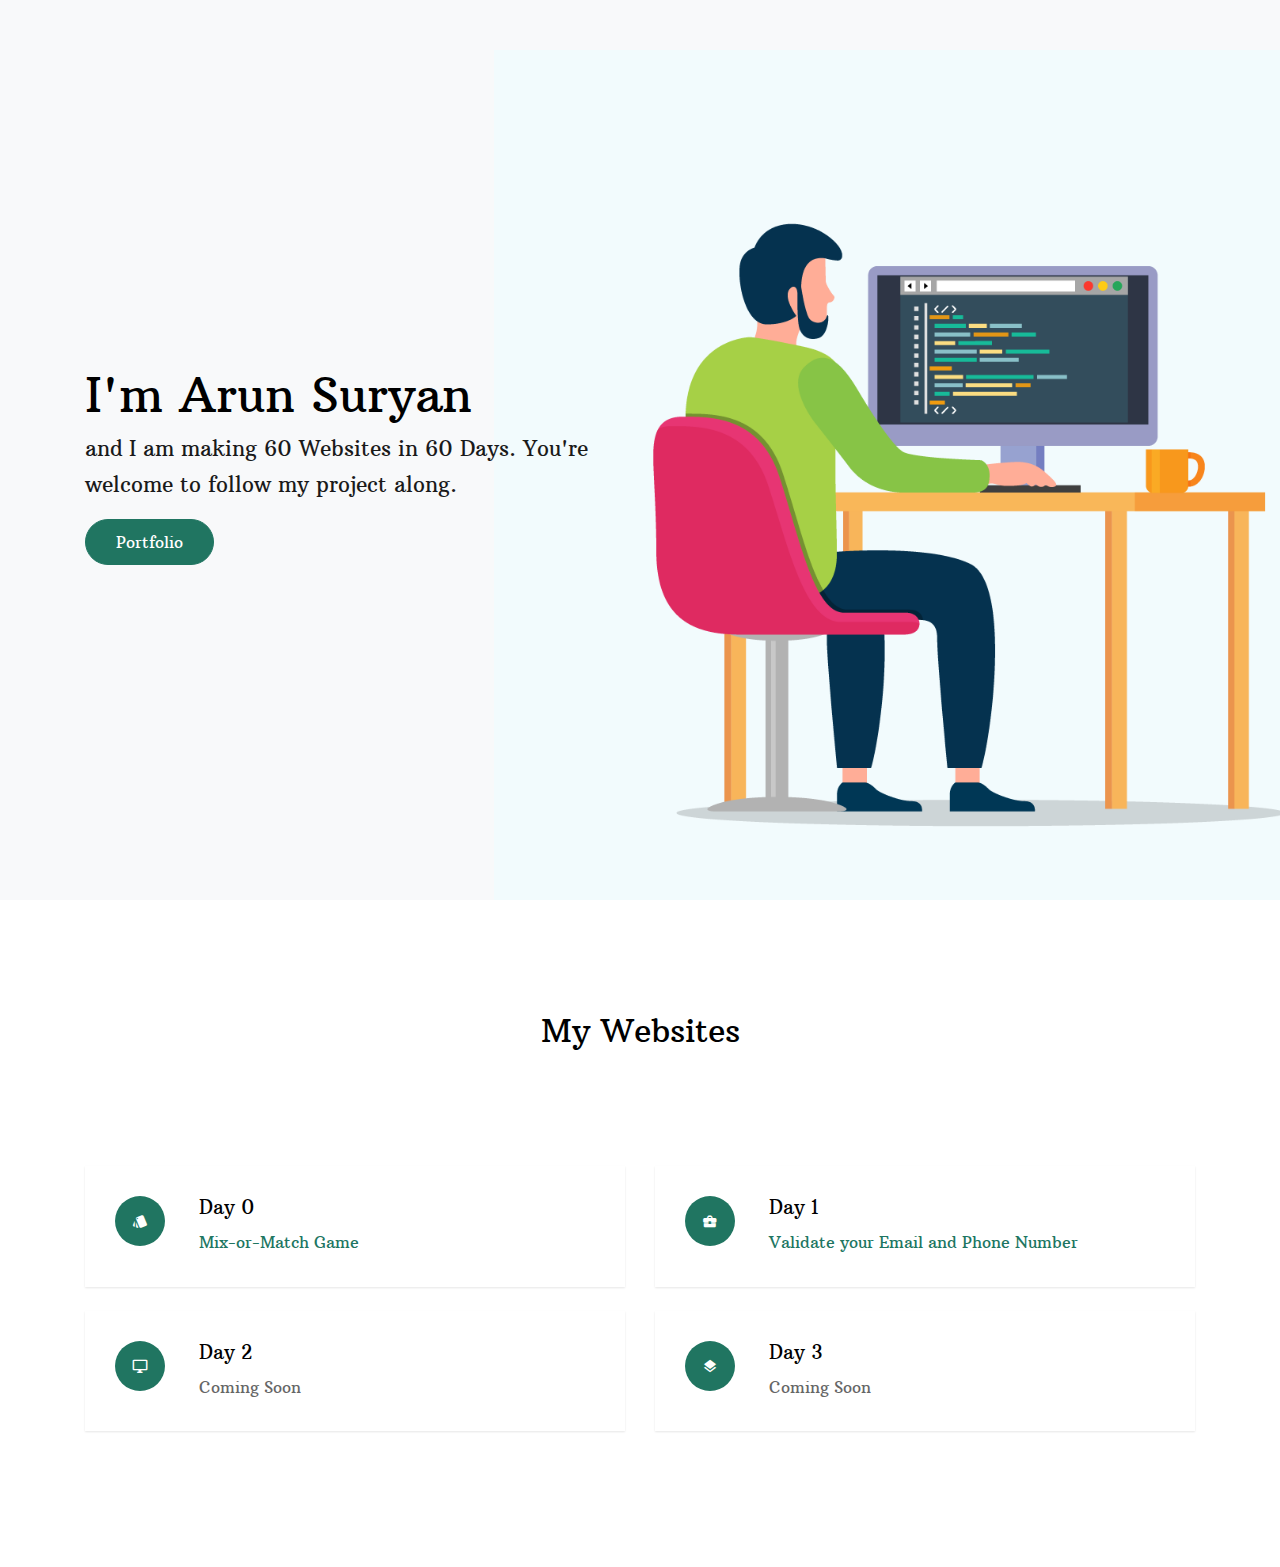
<file: index.html>
<!doctype html>
<html lang="en">
  <head>
    <title>60WebsitesChallenge</title>
    <meta charset="utf-8">
    <meta name="viewport" content="width=device-width, initial-scale=1, shrink-to-fit=no">
    
    <link href="https://fonts.googleapis.com/css?family=Arbutus+Slab|Open+Sans:300,400,700" rel="stylesheet">
    <link rel="stylesheet" href="fonts/icomoon/style.css">

    <link rel="stylesheet" href="css/bootstrap.min.css">

    <link rel="stylesheet" href="css/aos.css">

    <link rel="stylesheet" href="css/style.css">
    
  </head>
  <body data-spy="scroll" data-target=".site-navbar-target" data-offset="300">
  


  <div class="site-wrap">

    <div class="site-mobile-menu site-navbar-target">
      <div class="site-mobile-menu-header">
        <div class="site-mobile-menu-close mt-3">
          <span class="icon-close2 js-menu-toggle"></span>
        </div>
      </div>
      <div class="site-mobile-menu-body"></div>
    </div>

    <div class="site-blocks-cover overlay bg-light" id="home-section">

      <div class="container">
        <div class="row justify-content-center">

          <div class="col-md-12 mt-lg-5 text-left align-self-center text-intro">
            <div class="row">
              <div class="col-lg-6">
                <h1 class="text-black">I'm Arun Suryan</h1>
                <p class="lead">and I am making 60 Websites in 60 Days. You're welcome to follow my project along.</p>
                <p><a href="https://arunsuryan.me/ArunSite/" class="btn smoothscroll btn-primary">Portfolio</a></p>

              </div>
            </div>
          </div>
            
        </div>
      </div>

      <img src="images/face.png" style="margin: -100px;" alt="Image" class="img-face" data-aos="fade">

      
    </div>  

    

    
    <div class="site-section" id="services-section">
      <div class="container">
        <div class="row ">
          <div class="col-12 mb-5 position-relative">
            <h2 class="section-title text-center mb-5">My Websites</h2>
          </div>
          
          <div class="col-md-6 mb-4">
            <div class="service d-flex h-100">
              <div class="service-number mr-4"><span class="icon-style"></span></div>
              <div class="service-about">
                <h3>Day 0</h3>
                <p><a href="MixOrMatch/index.html">Mix-or-Match Game</a></p>
              </div>
            </div>
          </div>

          <div class="col-md-6 mb-4">
            <div class="service d-flex h-100">
              <div class="service-number mr-4"><span class="icon-business_center"></span></div>
              <div class="service-about">
                <h3>Day 1</h3>
                <p><a href="RegularExpression/index.html">Validate your Email and Phone Number</a></p>
              </div>
            </div>
          </div>

          <div class="col-md-6 mb-4">
            <div class="service d-flex h-100">
              <div class="service-number mr-4"><span class="icon-desktop_windows"></span></div>
              <div class="service-about">
                <h3>Day 2</h3>
                <p>Coming Soon</p>
              </div>
            </div>
          </div>

          <div class="col-md-6 mb-4">
            <div class="service d-flex h-100">
              <div class="service-number mr-4"><span class="icon-layers"></span></div>
              <div class="service-about">
                <h3>Day 3</h3>
                <p>Coming Soon</p>
              </div>
            </div>
          </div>

        </div>
      </div>
    </div>

  <script src="js/aos.js"></script>
  <script src="js/main.js"></script>
    
  </body>
</html>
</file>
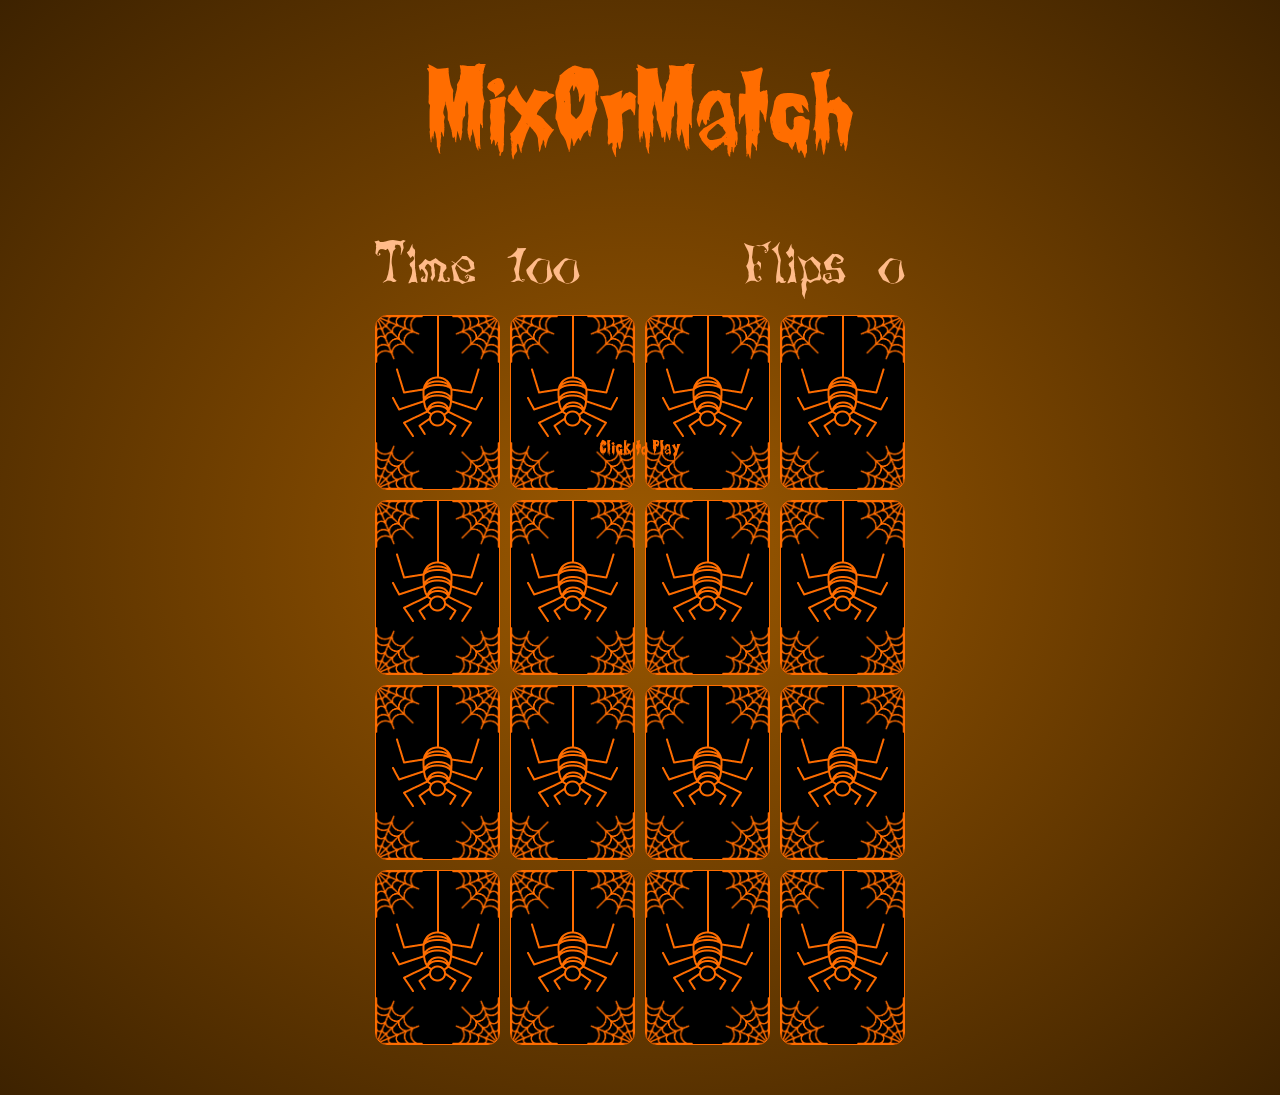
<file: MixOrMatch/index.html>
<!DOCTYPE html>
<html lang="en">
<head>
  <meta charset="UTF-8">
  <meta name="viewport" content="width=device-width, initial-scale=1.0">
  <meta http-equiv="X-UA-Compatible" content="ie=edge">
  <link href="styles.css" rel="stylesheet">
  <script src="script.js" async></script>
  <title>MatchCards</title>
</head>
<body>
  <h1 class="page-title">MixOrMatch</h1>
  <div class="overlay-text visible">
    Click to Play
  </div>
  <div id="game-over-text" class="overlay-text">
    GAME OVER :(
    <span class="overlay-text-small">Click to Restart</span>
  </div>
  <div id="victory-text" class="overlay-text">
    JEET GYA :)
    <span class="overlay-text-small">Click to Restart</span>
  </div>

  <div class="game-container">
    <div class="game-info-container">
      <div class="game-info">
        Time <span id="time-remaining">100</span>
      </div>
      <div class="game-info">
        Flips <span id="flips">0</span>
      </div>
    </div>
    <div class="card">
      <div class="card-back card-face">
        <img class="cob-web cob-web-top-left" src="Assets/Images/Cobweb.png">
        <img class="cob-web cob-web-top-right" src="Assets/Images/Cobweb.png">
        <img class="cob-web cob-web-bottom-left" src="Assets/Images/Cobweb.png">
        <img class="cob-web cob-web-bottom-right" src="Assets/Images/Cobweb.png">
        <img class="spider" src="Assets/Images/Spider.png">
      </div>
      <div class="card-front card-face">
        <img class="cob-web cob-web-top-left" src="Assets/Images/CobwebGrey.png">
        <img class="cob-web cob-web-top-right" src="Assets/Images/CobwebGrey.png">
        <img class="cob-web cob-web-bottom-left" src="Assets/Images/CobwebGrey.png">
        <img class="cob-web cob-web-bottom-right" src="Assets/Images/CobwebGrey.png">
        <img class="card-value" src="Assets/Images/Bat.png">
      </div>
    </div>
    <div class="card">
      <div class="card-back card-face">
        <img class="cob-web cob-web-top-left" src="Assets/Images/Cobweb.png">
        <img class="cob-web cob-web-top-right" src="Assets/Images/Cobweb.png">
        <img class="cob-web cob-web-bottom-left" src="Assets/Images/Cobweb.png">
        <img class="cob-web cob-web-bottom-right" src="Assets/Images/Cobweb.png">
        <img class="spider" src="Assets/Images/Spider.png">
      </div>
      <div class="card-front card-face">
        <img class="cob-web cob-web-top-left" src="Assets/Images/CobwebGrey.png">
        <img class="cob-web cob-web-top-right" src="Assets/Images/CobwebGrey.png">
        <img class="cob-web cob-web-bottom-left" src="Assets/Images/CobwebGrey.png">
        <img class="cob-web cob-web-bottom-right" src="Assets/Images/CobwebGrey.png">
        <img class="card-value" src="Assets/Images/Bat.png">
      </div>
    </div>
    <div class="card">
      <div class="card-back card-face">
        <img class="cob-web cob-web-top-left" src="Assets/Images/Cobweb.png">
        <img class="cob-web cob-web-top-right" src="Assets/Images/Cobweb.png">
        <img class="cob-web cob-web-bottom-left" src="Assets/Images/Cobweb.png">
        <img class="cob-web cob-web-bottom-right" src="Assets/Images/Cobweb.png">
        <img class="spider" src="Assets/Images/Spider.png">
      </div>
      <div class="card-front card-face">
        <img class="cob-web cob-web-top-left" src="Assets/Images/CobwebGrey.png">
        <img class="cob-web cob-web-top-right" src="Assets/Images/CobwebGrey.png">
        <img class="cob-web cob-web-bottom-left" src="Assets/Images/CobwebGrey.png">
        <img class="cob-web cob-web-bottom-right" src="Assets/Images/CobwebGrey.png">
        <img class="card-value" src="Assets/Images/Bones.png">
      </div>
    </div>
    <div class="card">
      <div class="card-back card-face">
        <img class="cob-web cob-web-top-left" src="Assets/Images/Cobweb.png">
        <img class="cob-web cob-web-top-right" src="Assets/Images/Cobweb.png">
        <img class="cob-web cob-web-bottom-left" src="Assets/Images/Cobweb.png">
        <img class="cob-web cob-web-bottom-right" src="Assets/Images/Cobweb.png">
        <img class="spider" src="Assets/Images/Spider.png">
      </div>
      <div class="card-front card-face">
        <img class="cob-web cob-web-top-left" src="Assets/Images/CobwebGrey.png">
        <img class="cob-web cob-web-top-right" src="Assets/Images/CobwebGrey.png">
        <img class="cob-web cob-web-bottom-left" src="Assets/Images/CobwebGrey.png">
        <img class="cob-web cob-web-bottom-right" src="Assets/Images/CobwebGrey.png">
        <img class="card-value" src="Assets/Images/Bones.png">
      </div>
    </div>
    <div class="card">
      <div class="card-back card-face">
        <img class="cob-web cob-web-top-left" src="Assets/Images/Cobweb.png">
        <img class="cob-web cob-web-top-right" src="Assets/Images/Cobweb.png">
        <img class="cob-web cob-web-bottom-left" src="Assets/Images/Cobweb.png">
        <img class="cob-web cob-web-bottom-right" src="Assets/Images/Cobweb.png">
        <img class="spider" src="Assets/Images/Spider.png">
      </div>
      <div class="card-front card-face">
        <img class="cob-web cob-web-top-left" src="Assets/Images/CobwebGrey.png">
        <img class="cob-web cob-web-top-right" src="Assets/Images/CobwebGrey.png">
        <img class="cob-web cob-web-bottom-left" src="Assets/Images/CobwebGrey.png">
        <img class="cob-web cob-web-bottom-right" src="Assets/Images/CobwebGrey.png">
        <img class="card-value" src="Assets/Images/Cauldron.png">
      </div>
    </div>
    <div class="card">
      <div class="card-back card-face">
        <img class="cob-web cob-web-top-left" src="Assets/Images/Cobweb.png">
        <img class="cob-web cob-web-top-right" src="Assets/Images/Cobweb.png">
        <img class="cob-web cob-web-bottom-left" src="Assets/Images/Cobweb.png">
        <img class="cob-web cob-web-bottom-right" src="Assets/Images/Cobweb.png">
        <img class="spider" src="Assets/Images/Spider.png">
      </div>
      <div class="card-front card-face">
        <img class="cob-web cob-web-top-left" src="Assets/Images/CobwebGrey.png">
        <img class="cob-web cob-web-top-right" src="Assets/Images/CobwebGrey.png">
        <img class="cob-web cob-web-bottom-left" src="Assets/Images/CobwebGrey.png">
        <img class="cob-web cob-web-bottom-right" src="Assets/Images/CobwebGrey.png">
        <img class="card-value" src="Assets/Images/Cauldron.png">
      </div>
    </div>
    <div class="card">
      <div class="card-back card-face">
        <img class="cob-web cob-web-top-left" src="Assets/Images/Cobweb.png">
        <img class="cob-web cob-web-top-right" src="Assets/Images/Cobweb.png">
        <img class="cob-web cob-web-bottom-left" src="Assets/Images/Cobweb.png">
        <img class="cob-web cob-web-bottom-right" src="Assets/Images/Cobweb.png">
        <img class="spider" src="Assets/Images/Spider.png">
      </div>
      <div class="card-front card-face">
        <img class="cob-web cob-web-top-left" src="Assets/Images/CobwebGrey.png">
        <img class="cob-web cob-web-top-right" src="Assets/Images/CobwebGrey.png">
        <img class="cob-web cob-web-bottom-left" src="Assets/Images/CobwebGrey.png">
        <img class="cob-web cob-web-bottom-right" src="Assets/Images/CobwebGrey.png">
        <img class="card-value" src="Assets/Images/Eye.png">
      </div>
    </div>
    <div class="card">
      <div class="card-back card-face">
        <img class="cob-web cob-web-top-left" src="Assets/Images/Cobweb.png">
        <img class="cob-web cob-web-top-right" src="Assets/Images/Cobweb.png">
        <img class="cob-web cob-web-bottom-left" src="Assets/Images/Cobweb.png">
        <img class="cob-web cob-web-bottom-right" src="Assets/Images/Cobweb.png">
        <img class="spider" src="Assets/Images/Spider.png">
      </div>
      <div class="card-front card-face">
        <img class="cob-web cob-web-top-left" src="Assets/Images/CobwebGrey.png">
        <img class="cob-web cob-web-top-right" src="Assets/Images/CobwebGrey.png">
        <img class="cob-web cob-web-bottom-left" src="Assets/Images/CobwebGrey.png">
        <img class="cob-web cob-web-bottom-right" src="Assets/Images/CobwebGrey.png">
        <img class="card-value" src="Assets/Images/Eye.png">
      </div>
    </div>
    <div class="card">
      <div class="card-back card-face">
        <img class="cob-web cob-web-top-left" src="Assets/Images/Cobweb.png">
        <img class="cob-web cob-web-top-right" src="Assets/Images/Cobweb.png">
        <img class="cob-web cob-web-bottom-left" src="Assets/Images/Cobweb.png">
        <img class="cob-web cob-web-bottom-right" src="Assets/Images/Cobweb.png">
        <img class="spider" src="Assets/Images/Spider.png">
      </div>
      <div class="card-front card-face">
        <img class="cob-web cob-web-top-left" src="Assets/Images/CobwebGrey.png">
        <img class="cob-web cob-web-top-right" src="Assets/Images/CobwebGrey.png">
        <img class="cob-web cob-web-bottom-left" src="Assets/Images/CobwebGrey.png">
        <img class="cob-web cob-web-bottom-right" src="Assets/Images/CobwebGrey.png">
        <img class="card-value" src="Assets/Images/Skull.png">
      </div>
    </div>
    <div class="card">
      <div class="card-back card-face">
        <img class="cob-web cob-web-top-left" src="Assets/Images/Cobweb.png">
        <img class="cob-web cob-web-top-right" src="Assets/Images/Cobweb.png">
        <img class="cob-web cob-web-bottom-left" src="Assets/Images/Cobweb.png">
        <img class="cob-web cob-web-bottom-right" src="Assets/Images/Cobweb.png">
        <img class="spider" src="Assets/Images/Spider.png">
      </div>
      <div class="card-front card-face">
        <img class="cob-web cob-web-top-left" src="Assets/Images/CobwebGrey.png">
        <img class="cob-web cob-web-top-right" src="Assets/Images/CobwebGrey.png">
        <img class="cob-web cob-web-bottom-left" src="Assets/Images/CobwebGrey.png">
        <img class="cob-web cob-web-bottom-right" src="Assets/Images/CobwebGrey.png">
        <img class="card-value" src="Assets/Images/Skull.png">
      </div>
    </div>
    <div class="card">
      <div class="card-back card-face">
        <img class="cob-web cob-web-top-left" src="Assets/Images/Cobweb.png">
        <img class="cob-web cob-web-top-right" src="Assets/Images/Cobweb.png">
        <img class="cob-web cob-web-bottom-left" src="Assets/Images/Cobweb.png">
        <img class="cob-web cob-web-bottom-right" src="Assets/Images/Cobweb.png">
        <img class="spider" src="Assets/Images/Spider.png">
      </div>
      <div class="card-front card-face">
        <img class="cob-web cob-web-top-left" src="Assets/Images/CobwebGrey.png">
        <img class="cob-web cob-web-top-right" src="Assets/Images/CobwebGrey.png">
        <img class="cob-web cob-web-bottom-left" src="Assets/Images/CobwebGrey.png">
        <img class="cob-web cob-web-bottom-right" src="Assets/Images/CobwebGrey.png">
        <img class="card-value" src="Assets/Images/Pumpkin.png">
      </div>
    </div>
    <div class="card">
      <div class="card-back card-face">
        <img class="cob-web cob-web-top-left" src="Assets/Images/Cobweb.png">
        <img class="cob-web cob-web-top-right" src="Assets/Images/Cobweb.png">
        <img class="cob-web cob-web-bottom-left" src="Assets/Images/Cobweb.png">
        <img class="cob-web cob-web-bottom-right" src="Assets/Images/Cobweb.png">
        <img class="spider" src="Assets/Images/Spider.png">
      </div>
      <div class="card-front card-face">
        <img class="cob-web cob-web-top-left" src="Assets/Images/CobwebGrey.png">
        <img class="cob-web cob-web-top-right" src="Assets/Images/CobwebGrey.png">
        <img class="cob-web cob-web-bottom-left" src="Assets/Images/CobwebGrey.png">
        <img class="cob-web cob-web-bottom-right" src="Assets/Images/CobwebGrey.png">
        <img class="card-value" src="Assets/Images/Pumpkin.png">
      </div>
    </div>
    <div class="card">
      <div class="card-back card-face">
        <img class="cob-web cob-web-top-left" src="Assets/Images/Cobweb.png">
        <img class="cob-web cob-web-top-right" src="Assets/Images/Cobweb.png">
        <img class="cob-web cob-web-bottom-left" src="Assets/Images/Cobweb.png">
        <img class="cob-web cob-web-bottom-right" src="Assets/Images/Cobweb.png">
        <img class="spider" src="Assets/Images/Spider.png">
      </div>
      <div class="card-front card-face">
        <img class="cob-web cob-web-top-left" src="Assets/Images/CobwebGrey.png">
        <img class="cob-web cob-web-top-right" src="Assets/Images/CobwebGrey.png">
        <img class="cob-web cob-web-bottom-left" src="Assets/Images/CobwebGrey.png">
        <img class="cob-web cob-web-bottom-right" src="Assets/Images/CobwebGrey.png">
        <img class="card-value" src="Assets/Images/Ghost.png">
      </div>
    </div>
    <div class="card">
      <div class="card-back card-face">
        <img class="cob-web cob-web-top-left" src="Assets/Images/Cobweb.png">
        <img class="cob-web cob-web-top-right" src="Assets/Images/Cobweb.png">
        <img class="cob-web cob-web-bottom-left" src="Assets/Images/Cobweb.png">
        <img class="cob-web cob-web-bottom-right" src="Assets/Images/Cobweb.png">
        <img class="spider" src="Assets/Images/Spider.png">
      </div>
      <div class="card-front card-face">
        <img class="cob-web cob-web-top-left" src="Assets/Images/CobwebGrey.png">
        <img class="cob-web cob-web-top-right" src="Assets/Images/CobwebGrey.png">
        <img class="cob-web cob-web-bottom-left" src="Assets/Images/CobwebGrey.png">
        <img class="cob-web cob-web-bottom-right" src="Assets/Images/CobwebGrey.png">
        <img class="card-value" src="Assets/Images/Ghost.png">
      </div>
    </div>
    <div class="card">
      <div class="card-back card-face">
        <img class="cob-web cob-web-top-left" src="Assets/Images/Cobweb.png">
        <img class="cob-web cob-web-top-right" src="Assets/Images/Cobweb.png">
        <img class="cob-web cob-web-bottom-left" src="Assets/Images/Cobweb.png">
        <img class="cob-web cob-web-bottom-right" src="Assets/Images/Cobweb.png">
        <img class="spider" src="Assets/Images/Spider.png">
      </div>
      <div class="card-front card-face">
        <img class="cob-web cob-web-top-left" src="Assets/Images/CobwebGrey.png">
        <img class="cob-web cob-web-top-right" src="Assets/Images/CobwebGrey.png">
        <img class="cob-web cob-web-bottom-left" src="Assets/Images/CobwebGrey.png">
        <img class="cob-web cob-web-bottom-right" src="Assets/Images/CobwebGrey.png">
        <img class="card-value" src="Assets/Images/Dracula.png">
      </div>
    </div>
    <div class="card">
      <div class="card-back card-face">
        <img class="cob-web cob-web-top-left" src="Assets/Images/Cobweb.png">
        <img class="cob-web cob-web-top-right" src="Assets/Images/Cobweb.png">
        <img class="cob-web cob-web-bottom-left" src="Assets/Images/Cobweb.png">
        <img class="cob-web cob-web-bottom-right" src="Assets/Images/Cobweb.png">
        <img class="spider" src="Assets/Images/Spider.png">
      </div>
      <div class="card-front card-face">
        <img class="cob-web cob-web-top-left" src="Assets/Images/CobwebGrey.png">
        <img class="cob-web cob-web-top-right" src="Assets/Images/CobwebGrey.png">
        <img class="cob-web cob-web-bottom-left" src="Assets/Images/CobwebGrey.png">
        <img class="cob-web cob-web-bottom-right" src="Assets/Images/CobwebGrey.png">
        <img class="card-value" src="Assets/Images/Dracula.png">
      </div>
    </div>
  </div>

</body>
</html>
</file>
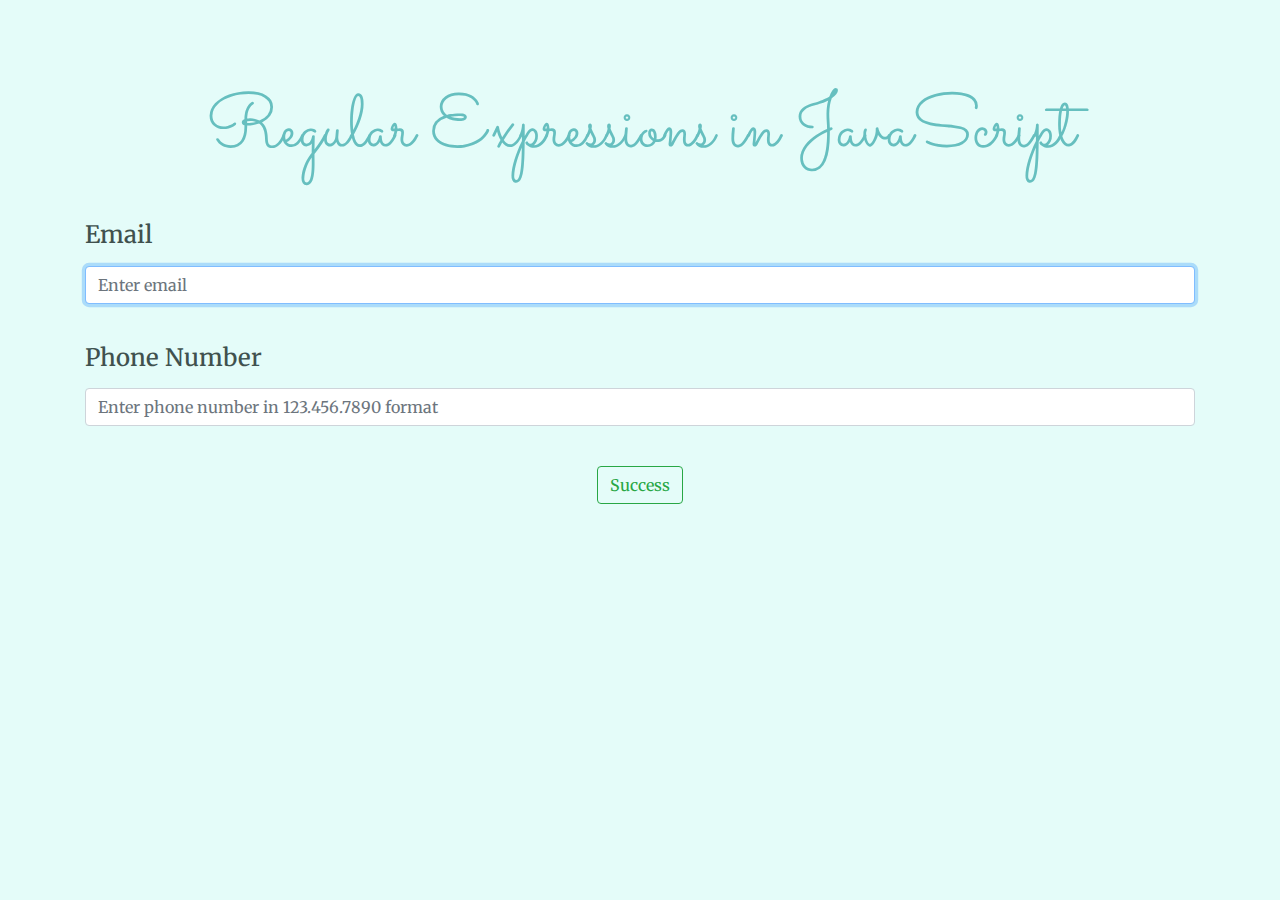
<file: RegularExpression/index.html>
<!doctype html>
<html lang="en">
<head>
    <!-- Required meta tags -->
    <meta charset="utf-8">
    <meta name="viewport" content="width=device-width, initial-scale=1, shrink-to-fit=no">

    <!-- Bootstrap CSS -->
    <link rel="stylesheet" href="https://stackpath.bootstrapcdn.com/bootstrap/4.4.1/css/bootstrap.min.css" integrity="sha384-Vkoo8x4CGsO3+Hhxv8T/Q5PaXtkKtu6ug5TOeNV6gBiFeWPGFN9MuhOf23Q9Ifjh" crossorigin="anonymous">
    <link href="https://fonts.googleapis.com/css?family=Merriweather|Montserrat|Sacramento&display=swap" rel="stylesheet">
    <link rel="stylesheet" href="style.css">
    <title>Regular Expressions in JS</title>

    <script>
        function validate() {
            let email = document.getElementById("text1").value;
            let phone = document.getElementById("text2").value;
            const regxEmail = /[a-zA-Z0-9.-]+@[a-zA-Z-]+\.com|.edu|.net/
            const regxPhone = /\d{3}.\d{3}.\d{4}/
            if(email.match(regxEmail) && phone.match(regxPhone)) {
                alert("Valid Email Address & Phone Number");
                return true;
            } else if(email.match(regxEmail) && !phone.match(regxPhone)){
                alert("Valid Email Address & Invalid Phone Number");
                return false;
            } else if(!email.match(regxEmail) && phone.match(regxPhone)) {
                alert("Invalid Email Address & Valid Phone Number");
                return false;
            } else {
                alert("Invalid Email Address & Invalid Phone Number");
                return false;
            }
        }
    </script>
</head>
<body>
<h1 style="padding: .5em; text-align: center">Regular Expressions in JavaScript</h1>

<form class="container center_div">
    <div class="form-group">
        <label for="text1"><h4>Email</h4></label>
        <input class="form-control" aria-describedby="emailHelp" type="text" id="text1" name="text1" placeholder="Enter email" required autofocus>
    </div>
    <br>
    <div class="form-group">
        <label for="text1"><h4>Phone Number</h4></label>
        <input class="form-control" aria-describedby="emailHelp" type="text" id="text2" name="text1" placeholder="Enter phone number in 123.456.7890 format" required>
    </div>
    <br>
    <div class="text-center">
        <button type="button" class="btn btn-outline-success" onclick="validate()">Success</button>
    </div>

</form>

<!-- Optional JavaScript -->
<!-- jQuery first, then Popper.js, then Bootstrap JS -->
<script src="https://code.jquery.com/jquery-3.4.1.slim.min.js" integrity="sha384-J6qa4849blE2+poT4WnyKhv5vZF5SrPo0iEjwBvKU7imGFAV0wwj1yYfoRSJoZ+n" crossorigin="anonymous"></script>
<script src="https://cdn.jsdelivr.net/npm/popper.js@1.16.0/dist/umd/popper.min.js" integrity="sha384-Q6E9RHvbIyZFJoft+2mJbHaEWldlvI9IOYy5n3zV9zzTtmI3UksdQRVvoxMfooAo" crossorigin="anonymous"></script>
<script src="https://stackpath.bootstrapcdn.com/bootstrap/4.4.1/js/bootstrap.min.js" integrity="sha384-wfSDF2E50Y2D1uUdj0O3uMBJnjuUD4Ih7YwaYd1iqfktj0Uod8GCExl3Og8ifwB6" crossorigin="anonymous"></script>
</body>
</html>
</file>
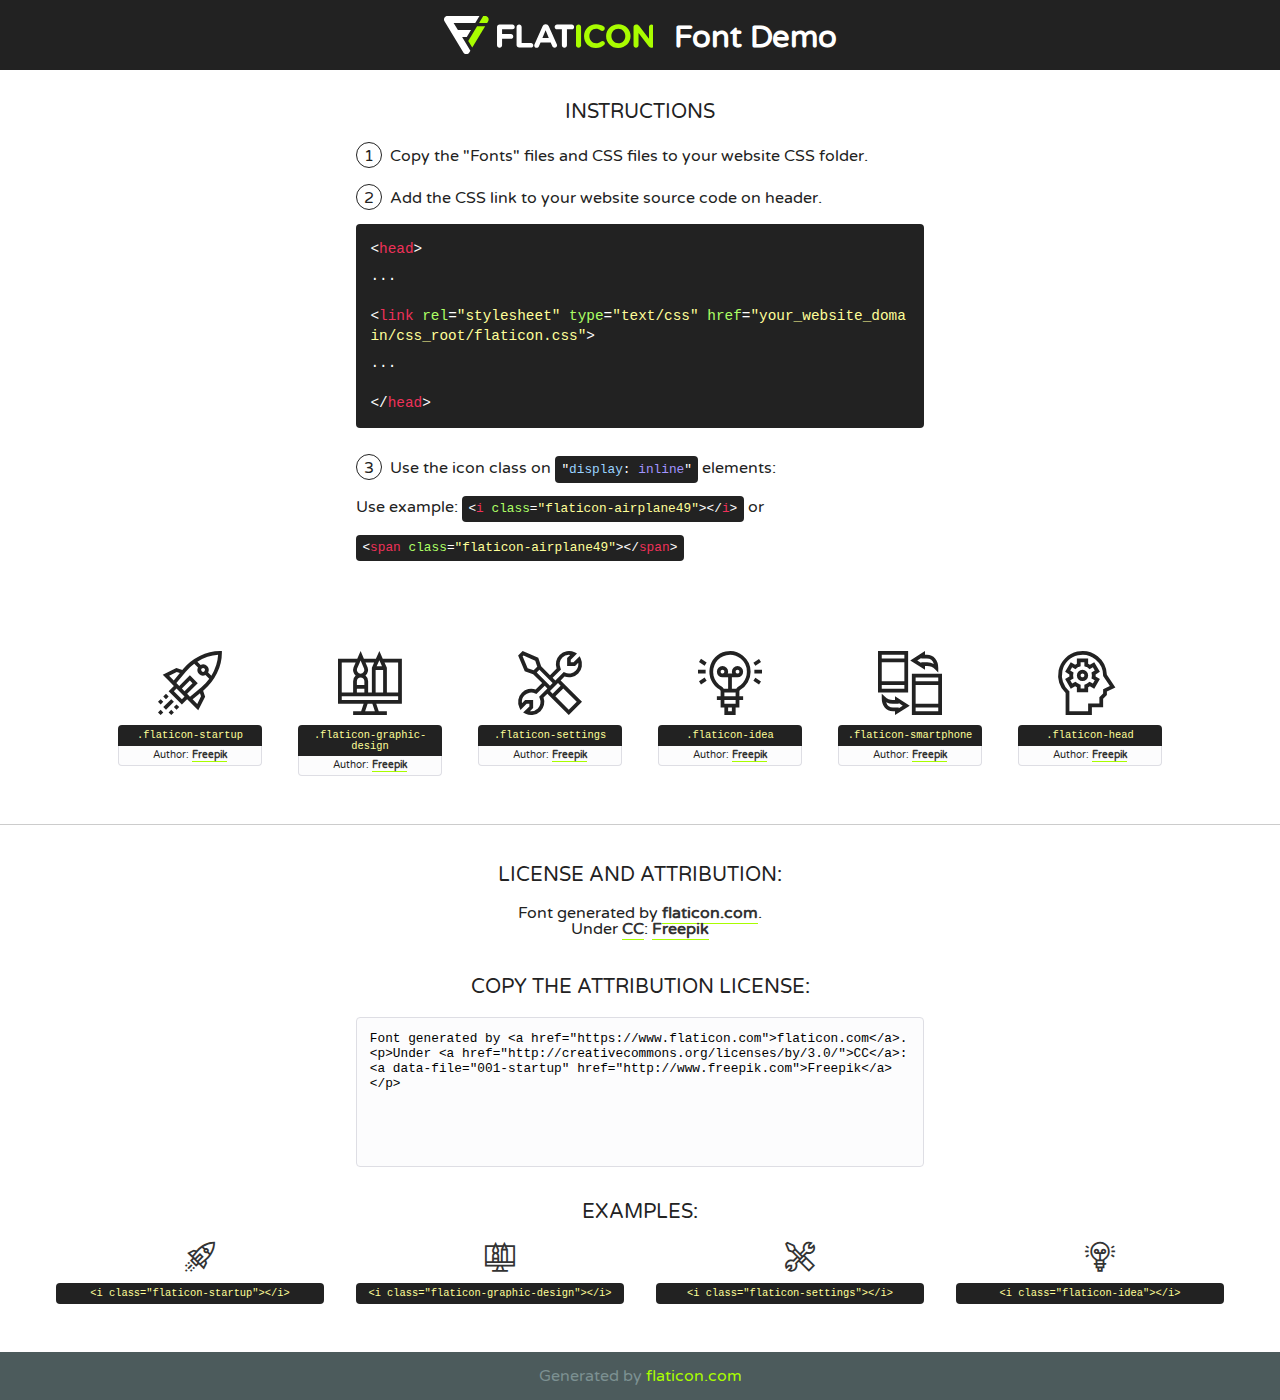
<file: fonts/flaticon/font/flaticon.html>
<!DOCTYPE html>
<!--
  Flaticon icon font: Flaticon
  Creation date: 03/04/2019 06:02
-->
<html>
<!DOCTYPE html>
<html>

<head>
    <title>Flaticon WebFont</title>
    <link href="http://fonts.googleapis.com/css?family=Varela+Round" rel="stylesheet" type="text/css" />
    <link rel="stylesheet" type="text/css" href="flaticon.css">
    <meta charset="UTF-8">
    <style>
    html, body, div, span, applet, object, iframe,
    h1, h2, h3, h4, h5, h6, p, blockquote, pre,
    a, abbr, acronym, address, big, cite, code,
    del, dfn, em, img, ins, kbd, q, s, samp,
    small, strike, strong, sub, sup, tt, var,
    b, u, i, center,
    dl, dt, dd, ol, ul, li,
    fieldset, form, label, legend,
    table, caption, tbody, tfoot, thead, tr, th, td,
    article, aside, canvas, details, embed, 
    figure, figcaption, footer, header, hgroup, 
    menu, nav, output, ruby, section, summary,
    time, mark, audio, video {
        margin: 0;
        padding: 0;
        border: 0;
        font-size: 100%;
        font: inherit;
        vertical-align: baseline;
    }
    /* HTML5 display-role reset for older browsers */
    article, aside, details, figcaption, figure, 
    footer, header, hgroup, menu, nav, section {
        display: block;
    }
    body {
        line-height: 1;
    }
    ol, ul {
        list-style: none;
    }
    blockquote, q {
        quotes: none;
    }
    blockquote:before, blockquote:after,
    q:before, q:after {
        content: '';
        content: none;
    }
    table {
        border-collapse: collapse;
        border-spacing: 0;
    }
    body {
        font-family: 'Varela Round', Helvetica, Arial, sans-serif;
        font-size: 16px;
        color: #222;
    }
    a {
        color: #333;
        border-bottom: 1px solid #a9fd00;
        font-weight: bold;
        text-decoration: none;
    }
    * {
        -moz-box-sizing: border-box;
        -webkit-box-sizing: border-box;
        box-sizing: border-box;
        margin: 0;
        padding: 0;
    }
    [class^="flaticon-"]:before, [class*=" flaticon-"]:before, [class^="flaticon-"]:after, [class*=" flaticon-"]:after {
        font-family: Flaticon;
        font-size: 30px;
        font-style: normal;
        margin-left: 20px;
        color: #333;
    }
    .wrapper {
        max-width: 600px;
        margin: auto;
        padding: 0 1em;
    }
    .title {
        font-size: 1.25em;
        text-align: center;
        margin-bottom: 1em;
        text-transform: uppercase;
    }
    header {
        text-align: center;
        background-color: #222;
        color: #fff;
        padding: 1em;
    }
    header .logo {
        width: 210px;
        height: 38px;
        display: inline-block;
        vertical-align: middle;
        margin-right: 1em;
        border: none;
    }
    header strong {
        font-size: 1.95em;
        font-weight: bold;
        vertical-align: middle;
        margin-top: 5px;
        display: inline-block;
    }
    .demo {
        margin: 2em auto;
        line-height: 1.25em;
    }
    .demo ul li {
        margin-bottom: 1em;
    }
    .demo ul li .num {
        color: #222;
        border-radius: 20px;
        display: inline-block;
        width: 26px;
        padding: 3px;
        height: 26px;
        text-align: center;
        margin-right: 0.5em;
        border: 1px solid #222;
    }
    .demo ul li code {
        background-color: #222;
        border-radius: 4px;
        padding: 0.25em 0.5em;
        display: inline-block;
        color: #fff;
        font-family: Consolas,Monaco,Lucida Console,Liberation Mono,DejaVu Sans Mono,Bitstream Vera Sans Mono,Courier New, monospace;
        font-weight: lighter;
        margin-top: 1em;
        font-size: 0.8em;
        word-break: break-all;
    }
    .demo ul li code.big {
        padding: 1em;
        font-size: 0.9em;
    }
    .demo ul li code .red {
        color: #EF3159;
    }
    .demo ul li code .green {
        color: #ACFF65;
    }
    .demo ul li code .yellow {
        color: #FFFF99;
    }
    .demo ul li code .blue {
        color: #99D3FF;
    }
    .demo ul li code .purple {
        color: #A295FF;
    }
    .demo ul li code .dots {
        margin-top: 0.5em;
        display: block;
    }
    #glyphs {
        border-bottom: 1px solid #ccc;
        padding: 2em 0;
        text-align: center;
    }
    .glyph {
        display: inline-block;
        width: 9em;
        margin: 1em;
        text-align: center;
        vertical-align: top;
        background: #FFF;
    }
    .glyph .glyph-icon {
        padding: 10px;
        display: block;
        font-family:"Flaticon";
        font-size: 64px;
        line-height: 1;
    }
    .glyph .glyph-icon:before {
        font-size: 64px;
        color: #222;
        margin-left: 0;
    }
    .class-name {
        font-size: 0.65em;
        background-color: #222;
        color: #fff;
        border-radius: 4px 4px 0 0;
        padding: 0.5em;
        color: #FFFF99;
        font-family: Consolas,Monaco,Lucida Console,Liberation Mono,DejaVu Sans Mono,Bitstream Vera Sans Mono,Courier New, monospace;
    }
    .author-name {
        font-size: 0.6em;
        background-color: #fcfcfd;
        border: 1px solid #DEDEE4;
        border-top: 0;
        border-radius: 0 0 4px 4px;
        padding: 0.5em;
    }
    .class-name:last-child {
        font-size: 10px;
        color:#888;
    }
    .class-name:last-child a {
        font-size: 10px;
        color:#555;
    }
    .class-name:last-child a:hover {
        color:#a9fd00;
    }
    .glyph > input {
        display: block;
        width: 100px;
        margin: 5px auto;
        text-align: center;
        font-size: 12px;
        cursor: text;
    }
    .glyph > input.icon-input {
        font-family:"Flaticon";
        font-size: 16px;
        margin-bottom: 10px;
    }
    .attribution .title {
        margin-top: 2em;
    }
    .attribution textarea {
        background-color: #fcfcfd;
        padding: 1em;
        border: none;
        box-shadow: none;
        border: 1px solid #DEDEE4;
        border-radius: 4px;
        resize: none;
        width: 100%;
        height: 150px;
        font-size: 0.8em;
        font-family: Consolas,Monaco,Lucida Console,Liberation Mono,DejaVu Sans Mono,Bitstream Vera Sans Mono,Courier New, monospace;
        -webkit-appearance: none;
    }
    .iconsuse {
        margin: 2em auto;
        text-align: center;
        max-width: 1200px;
    }
    .iconsuse:after {
        content: '';
        display: table;
        clear: both;
    }
    .iconsuse .image {
        float: left;
        width: 25%;
        padding: 0 1em;
    }
    .iconsuse .image p {
        margin-bottom: 1em;
    }
    .iconsuse .image span {
        display: block;
        font-size: 0.65em;
        background-color: #222;
        color: #fff;
        border-radius: 4px;
        padding: 0.5em;
        color: #FFFF99;
        margin-top: 1em;
        font-family: Consolas,Monaco,Lucida Console,Liberation Mono,DejaVu Sans Mono,Bitstream Vera Sans Mono,Courier New, monospace;
    }
    #footer {
        text-align: center;
        background-color: #4C5B5C;
        color: #7c9192;
        padding: 1em;
    }
    #footer a {
        border: none;
        color: #a9fd00;
        font-weight: normal;
    }
    @media (max-width: 960px) {
        .iconsuse .image {
            width: 50%;
        }
    }
    @media (max-width: 560px) {
        .iconsuse .image {
            width: 100%;
        }
    }
    </style>
</head>

<body class="characters-off">

    <header>
        <a href="https://www.flaticon.com" target="_blank" class="logo">
            <svg version="1.1" xmlns="http://www.w3.org/2000/svg" xmlns:xlink="http://www.w3.org/1999/xlink" xmlns:a="http://ns.adobe.com/AdobeSVGViewerExtensions/3.0/" viewBox="0 0 560.875 102.036" enable-background="new 0 0 560.875 102.036" xml:space="preserve">
                <defs>
                </defs>
                <g>
                    <g class="letters">
                        <path fill="#ffffff" d="M141.596,29.675c0-3.777,2.985-6.767,6.764-6.767h34.438c3.426,0,6.15,2.728,6.15,6.15
                        c0,3.43-2.724,6.149-6.15,6.149h-27.674v13.091h23.719c3.429,0,6.151,2.724,6.151,6.15c0,3.43-2.723,6.149-6.151,6.149h-23.719
                        v17.574c0,3.773-2.986,6.761-6.764,6.761c-3.779,0-6.764-2.989-6.764-6.761V29.675z"></path>
                        <path fill="#ffffff" d="M193.844,29.149c0-3.781,2.985-6.767,6.764-6.767c3.776,0,6.763,2.985,6.763,6.767v42.957h25.039
                        c3.426,0,6.149,2.726,6.149,6.153c0,3.425-2.723,6.15-6.149,6.15h-31.802c-3.779,0-6.764-2.986-6.764-6.768V29.149z"></path>
                        <path fill="#ffffff" d="M241.891,75.71l21.438-48.407c1.492-3.341,4.215-5.357,7.906-5.357h0.792
                        c3.686,0,6.323,2.017,7.815,5.357l21.439,48.407c0.436,0.967,0.701,1.845,0.701,2.723c0,3.602-2.809,6.501-6.414,6.501
                        c-3.161,0-5.269-1.845-6.499-4.655l-4.132-9.661h-27.059l-4.301,10.102c-1.144,2.631-3.426,4.214-6.237,4.214
                        c-3.517,0-6.24-2.81-6.24-6.325C241.1,77.64,241.451,76.677,241.891,75.71z M279.932,58.666l-8.521-20.297l-8.526,20.297H279.932
                        z"></path>
                        <path fill="#ffffff" d="M314.864,35.387H301.86c-3.429,0-6.239-2.813-6.239-6.238c0-3.429,2.811-6.24,6.239-6.24h39.533
                        c3.426,0,6.237,2.811,6.237,6.24c0,3.425-2.811,6.238-6.237,6.238h-13.001v42.785c0,3.773-2.99,6.761-6.764,6.761
                        c-3.779,0-6.764-2.989-6.764-6.761V35.387z"></path>
                        <path fill="#A9FD00" d="M352.615,29.149c0-3.781,2.985-6.767,6.767-6.767c3.774,0,6.761,2.985,6.761,6.767v49.024
                        c0,3.773-2.987,6.761-6.761,6.761c-3.781,0-6.767-2.989-6.767-6.761V29.149z"></path>
                        <path fill="#A9FD00" d="M374.132,53.836v-0.179c0-17.481,13.178-31.801,32.065-31.801c9.22,0,15.459,2.458,20.557,6.238
                        c1.402,1.054,2.637,2.985,2.637,5.357c0,3.692-2.985,6.59-6.681,6.59c-1.845,0-3.071-0.702-4.044-1.319
                        c-3.776-2.813-7.729-4.393-12.562-4.393c-10.364,0-17.831,8.611-17.831,19.154v0.173c0,10.542,7.291,19.329,17.831,19.329
                        c5.715,0,9.492-1.756,13.359-4.834c1.049-0.874,2.458-1.491,4.039-1.491c3.429,0,6.325,2.813,6.325,6.236
                        c0,2.106-1.056,3.78-2.282,4.834c-5.539,4.834-12.036,7.733-21.878,7.733C387.572,85.464,374.132,71.493,374.132,53.836z"></path>
                        <path fill="#A9FD00" d="M433.009,53.836v-0.179c0-17.481,13.79-31.801,32.766-31.801c18.981,0,32.592,14.143,32.592,31.628v0.173
                        c0,17.483-13.785,31.807-32.769,31.807C446.625,85.464,433.009,71.32,433.009,53.836z M484.224,53.836v-0.179
                        c0-10.539-7.725-19.326-18.626-19.326c-10.893,0-18.449,8.611-18.449,19.154v0.173c0,10.542,7.73,19.329,18.626,19.329
                        C476.676,72.986,484.224,64.378,484.224,53.836z"></path>
                        <path fill="#A9FD00" d="M506.233,29.321c0-3.774,2.99-6.763,6.767-6.763h1.401c3.252,0,5.183,1.583,7.029,3.953l26.093,34.265
                        V29.059c0-3.692,2.99-6.677,6.681-6.677c3.683,0,6.671,2.985,6.671,6.677v48.934c0,3.78-2.987,6.765-6.764,6.765h-0.436
                        c-3.257,0-5.188-1.581-7.034-3.953l-27.056-35.492v32.944c0,3.687-2.985,6.676-6.678,6.676c-3.683,0-6.673-2.989-6.673-6.676
                        V29.321z"></path>
                    </g>
                    <g class="insignia">
                        <path fill="#ffffff" d="M48.372,56.137h12.517l11.156-18.537H37.186L25.688,18.539h57.825L94.668,0H9.271
                        C5.925,0,2.842,1.801,1.198,4.716c-1.644,2.907-1.593,6.482,0.134,9.343l50.38,83.501c1.678,2.781,4.689,4.476,7.938,4.476
                        c3.246,0,6.257-1.695,7.935-4.476l2.898-4.804L48.372,56.137z"></path>
                        <g class="i">
                            <path fill="#A9FD00" d="M93.575,18.539h0.031v0.004l21.652,0.004l2.705-4.488c1.727-2.861,1.778-6.436,0.133-9.343
                            C116.454,1.801,113.371,0,110.026,0h-5.294L93.575,18.539z"></path>
                            <polygon fill="#A9FD00" points="88.291,27.356 64.725,66.486 75.519,84.404 109.942,27.356"></polygon>
                        </g>
                    </g>
                </g>
            </svg>
        </a>
        <strong>Font Demo</strong>
    </header>


    <section class="demo wrapper">

        <p class="title">Instructions</p>

        <ul>
            <li>
                <span class="num">1</span>Copy the "Fonts" files and CSS files to your website CSS folder.
            </li>
            <li>
                <span class="num">2</span>Add the CSS link to your website source code on header.
                <code class="big">
                    &lt;<span class="red">head</span>&gt;
                    <br/><span class="dots">...</span>
                    <br/>&lt;<span class="red">link</span> <span class="green">rel</span>=<span class="yellow">"stylesheet"</span> <span class="green">type</span>=<span class="yellow">"text/css"</span> <span class="green">href</span>=<span class="yellow">"your_website_domain/css_root/flaticon.css"</span>&gt;
                    <br/><span class="dots">...</span>
                    <br/>&lt;/<span class="red">head</span>&gt;
                </code>
            </li>

            <li>
                <p>
                    <span class="num">3</span>Use the icon class on <code>"<span class="blue">display</span>:<span class="purple"> inline</span>"</code> elements:
                    <br />
                    Use example: <code>&lt;<span class="red">i</span> <span class="green">class</span>=<span class="yellow">&quot;flaticon-airplane49&quot;</span>&gt;&lt;/<span class="red">i</span>&gt;</code> or <code>&lt;<span class="red">span</span> <span class="green">class</span>=<span class="yellow">&quot;flaticon-airplane49&quot;</span>&gt;&lt;/<span class="red">span</span>&gt;</code>
            </li>
        </ul>

    </section>




   <section id="glyphs">          
    
      
        <div class="glyph"><div class="glyph-icon flaticon-startup"></div>
            <div class="class-name">.flaticon-startup</div>
            <div class="author-name">Author: <a data-file="001-startup" href="http://www.freepik.com">Freepik</a> </div> 
        </div>        
        
        <div class="glyph"><div class="glyph-icon flaticon-graphic-design"></div>
            <div class="class-name">.flaticon-graphic-design</div>
            <div class="author-name">Author: <a data-file="002-graphic-design" href="http://www.freepik.com">Freepik</a> </div> 
        </div>        
        
        <div class="glyph"><div class="glyph-icon flaticon-settings"></div>
            <div class="class-name">.flaticon-settings</div>
            <div class="author-name">Author: <a data-file="003-settings" href="http://www.freepik.com">Freepik</a> </div> 
        </div>        
        
        <div class="glyph"><div class="glyph-icon flaticon-idea"></div>
            <div class="class-name">.flaticon-idea</div>
            <div class="author-name">Author: <a data-file="004-idea" href="http://www.freepik.com">Freepik</a> </div> 
        </div>        
        
        <div class="glyph"><div class="glyph-icon flaticon-smartphone"></div>
            <div class="class-name">.flaticon-smartphone</div>
            <div class="author-name">Author: <a data-file="005-smartphone" href="http://www.freepik.com">Freepik</a> </div> 
        </div>        
        
        <div class="glyph"><div class="glyph-icon flaticon-head"></div>
            <div class="class-name">.flaticon-head</div>
            <div class="author-name">Author: <a data-file="006-head" href="http://www.freepik.com">Freepik</a> </div> 
        </div>        
        

    </section>



    <section class="attribution wrapper"   style="text-align:center;">

      <div class="title">License and attribution:</div><div class="attrDiv">Font generated by <a href="https://www.flaticon.com">flaticon.com</a>. <div><p>Under <a href="http://creativecommons.org/licenses/by/3.0/">CC</a>: <a data-file="001-startup" href="http://www.freepik.com">Freepik</a></p>  </div>
      </div>
      <div class="title">Copy the Attribution License:</div>

    <textarea onclick="this.focus();this.select();">Font generated by &lt;a href=&quot;https://www.flaticon.com&quot;&gt;flaticon.com&lt;/a&gt;. <p>Under <a href="http://creativecommons.org/licenses/by/3.0/">CC</a>: <a data-file="001-startup" href="http://www.freepik.com">Freepik</a></p>  
     </textarea>

    </section>

    <section class="iconsuse">

          <div class="title">Examples:</div>            
             
            <div class="image">
                <p>
                    <i class="glyph-icon flaticon-startup"></i> 
                    <span>&lt;i class=&quot;flaticon-startup&quot;&gt;&lt;/i&gt;</span>
                </p>
            </div>
            
            <div class="image">
                <p>
                    <i class="glyph-icon flaticon-graphic-design"></i> 
                    <span>&lt;i class=&quot;flaticon-graphic-design&quot;&gt;&lt;/i&gt;</span>
                </p>
            </div>
            
            <div class="image">
                <p>
                    <i class="glyph-icon flaticon-settings"></i> 
                    <span>&lt;i class=&quot;flaticon-settings&quot;&gt;&lt;/i&gt;</span>
                </p>
            </div>
            
            <div class="image">
                <p>
                    <i class="glyph-icon flaticon-idea"></i> 
                    <span>&lt;i class=&quot;flaticon-idea&quot;&gt;&lt;/i&gt;</span>
                </p>
            </div>
                       
        </div>
                            
    </section>

<div id="footer">
    <div>Generated by <a href="https://www.flaticon.com">flaticon.com</a>
    </div>
</div>



</body>
</html>
</file>
<file: fonts/icomoon/style.css>
@font-face {
  font-family: 'icomoon';
  src:  url('fonts/icomoon.eot?10si43');
  src:  url('fonts/icomoon.eot?10si43#iefix') format('embedded-opentype'),
    url('fonts/icomoon.ttf?10si43') format('truetype'),
    url('fonts/icomoon.woff?10si43') format('woff'),
    url('fonts/icomoon.svg?10si43#icomoon') format('svg');
  font-weight: normal;
  font-style: normal;
}

[class^="icon-"], [class*=" icon-"] {
  /* use !important to prevent issues with browser extensions that change fonts */
  font-family: 'icomoon' !important;
  speak: none;
  font-style: normal;
  font-weight: normal;
  font-variant: normal;
  text-transform: none;
  line-height: 1;

  /* Better Font Rendering =========== */
  -webkit-font-smoothing: antialiased;
  -moz-osx-font-smoothing: grayscale;
}

.icon-asterisk:before {
  content: "\f069";
}
.icon-plus:before {
  content: "\f067";
}
.icon-question:before {
  content: "\f128";
}
.icon-minus:before {
  content: "\f068";
}
.icon-glass:before {
  content: "\f000";
}
.icon-music:before {
  content: "\f001";
}
.icon-search:before {
  content: "\f002";
}
.icon-envelope-o:before {
  content: "\f003";
}
.icon-heart:before {
  content: "\f004";
}
.icon-star:before {
  content: "\f005";
}
.icon-star-o:before {
  content: "\f006";
}
.icon-user:before {
  content: "\f007";
}
.icon-film:before {
  content: "\f008";
}
.icon-th-large:before {
  content: "\f009";
}
.icon-th:before {
  content: "\f00a";
}
.icon-th-list:before {
  content: "\f00b";
}
.icon-check:before {
  content: "\f00c";
}
.icon-close:before {
  content: "\f00d";
}
.icon-remove:before {
  content: "\f00d";
}
.icon-times:before {
  content: "\f00d";
}
.icon-search-plus:before {
  content: "\f00e";
}
.icon-search-minus:before {
  content: "\f010";
}
.icon-power-off:before {
  content: "\f011";
}
.icon-signal:before {
  content: "\f012";
}
.icon-cog:before {
  content: "\f013";
}
.icon-gear:before {
  content: "\f013";
}
.icon-trash-o:before {
  content: "\f014";
}
.icon-home:before {
  content: "\f015";
}
.icon-file-o:before {
  content: "\f016";
}
.icon-clock-o:before {
  content: "\f017";
}
.icon-road:before {
  content: "\f018";
}
.icon-download:before {
  content: "\f019";
}
.icon-arrow-circle-o-down:before {
  content: "\f01a";
}
.icon-arrow-circle-o-up:before {
  content: "\f01b";
}
.icon-inbox:before {
  content: "\f01c";
}
.icon-play-circle-o:before {
  content: "\f01d";
}
.icon-repeat:before {
  content: "\f01e";
}
.icon-rotate-right:before {
  content: "\f01e";
}
.icon-refresh:before {
  content: "\f021";
}
.icon-list-alt:before {
  content: "\f022";
}
.icon-lock:before {
  content: "\f023";
}
.icon-flag:before {
  content: "\f024";
}
.icon-headphones:before {
  content: "\f025";
}
.icon-volume-off:before {
  content: "\f026";
}
.icon-volume-down:before {
  content: "\f027";
}
.icon-volume-up:before {
  content: "\f028";
}
.icon-qrcode:before {
  content: "\f029";
}
.icon-barcode:before {
  content: "\f02a";
}
.icon-tag:before {
  content: "\f02b";
}
.icon-tags:before {
  content: "\f02c";
}
.icon-book:before {
  content: "\f02d";
}
.icon-bookmark:before {
  content: "\f02e";
}
.icon-print:before {
  content: "\f02f";
}
.icon-camera:before {
  content: "\f030";
}
.icon-font:before {
  content: "\f031";
}
.icon-bold:before {
  content: "\f032";
}
.icon-italic:before {
  content: "\f033";
}
.icon-text-height:before {
  content: "\f034";
}
.icon-text-width:before {
  content: "\f035";
}
.icon-align-left:before {
  content: "\f036";
}
.icon-align-center:before {
  content: "\f037";
}
.icon-align-right:before {
  content: "\f038";
}
.icon-align-justify:before {
  content: "\f039";
}
.icon-list:before {
  content: "\f03a";
}
.icon-dedent:before {
  content: "\f03b";
}
.icon-outdent:before {
  content: "\f03b";
}
.icon-indent:before {
  content: "\f03c";
}
.icon-video-camera:before {
  content: "\f03d";
}
.icon-image:before {
  content: "\f03e";
}
.icon-photo:before {
  content: "\f03e";
}
.icon-picture-o:before {
  content: "\f03e";
}
.icon-pencil:before {
  content: "\f040";
}
.icon-map-marker:before {
  content: "\f041";
}
.icon-adjust:before {
  content: "\f042";
}
.icon-tint:before {
  content: "\f043";
}
.icon-edit:before {
  content: "\f044";
}
.icon-pencil-square-o:before {
  content: "\f044";
}
.icon-share-square-o:before {
  content: "\f045";
}
.icon-check-square-o:before {
  content: "\f046";
}
.icon-arrows:before {
  content: "\f047";
}
.icon-step-backward:before {
  content: "\f048";
}
.icon-fast-backward:before {
  content: "\f049";
}
.icon-backward:before {
  content: "\f04a";
}
.icon-play:before {
  content: "\f04b";
}
.icon-pause:before {
  content: "\f04c";
}
.icon-stop:before {
  content: "\f04d";
}
.icon-forward:before {
  content: "\f04e";
}
.icon-fast-forward:before {
  content: "\f050";
}
.icon-step-forward:before {
  content: "\f051";
}
.icon-eject:before {
  content: "\f052";
}
.icon-chevron-left:before {
  content: "\f053";
}
.icon-chevron-right:before {
  content: "\f054";
}
.icon-plus-circle:before {
  content: "\f055";
}
.icon-minus-circle:before {
  content: "\f056";
}
.icon-times-circle:before {
  content: "\f057";
}
.icon-check-circle:before {
  content: "\f058";
}
.icon-question-circle:before {
  content: "\f059";
}
.icon-info-circle:before {
  content: "\f05a";
}
.icon-crosshairs:before {
  content: "\f05b";
}
.icon-times-circle-o:before {
  content: "\f05c";
}
.icon-check-circle-o:before {
  content: "\f05d";
}
.icon-ban:before {
  content: "\f05e";
}
.icon-arrow-left:before {
  content: "\f060";
}
.icon-arrow-right:before {
  content: "\f061";
}
.icon-arrow-up:before {
  content: "\f062";
}
.icon-arrow-down:before {
  content: "\f063";
}
.icon-mail-forward:before {
  content: "\f064";
}
.icon-share:before {
  content: "\f064";
}
.icon-expand:before {
  content: "\f065";
}
.icon-compress:before {
  content: "\f066";
}
.icon-exclamation-circle:before {
  content: "\f06a";
}
.icon-gift:before {
  content: "\f06b";
}
.icon-leaf:before {
  content: "\f06c";
}
.icon-fire:before {
  content: "\f06d";
}
.icon-eye:before {
  content: "\f06e";
}
.icon-eye-slash:before {
  content: "\f070";
}
.icon-exclamation-triangle:before {
  content: "\f071";
}
.icon-warning:before {
  content: "\f071";
}
.icon-plane:before {
  content: "\f072";
}
.icon-calendar:before {
  content: "\f073";
}
.icon-random:before {
  content: "\f074";
}
.icon-comment:before {
  content: "\f075";
}
.icon-magnet:before {
  content: "\f076";
}
.icon-chevron-up:before {
  content: "\f077";
}
.icon-chevron-down:before {
  content: "\f078";
}
.icon-retweet:before {
  content: "\f079";
}
.icon-shopping-cart:before {
  content: "\f07a";
}
.icon-folder:before {
  content: "\f07b";
}
.icon-folder-open:before {
  content: "\f07c";
}
.icon-arrows-v:before {
  content: "\f07d";
}
.icon-arrows-h:before {
  content: "\f07e";
}
.icon-bar-chart:before {
  content: "\f080";
}
.icon-bar-chart-o:before {
  content: "\f080";
}
.icon-twitter-square:before {
  content: "\f081";
}
.icon-facebook-square:before {
  content: "\f082";
}
.icon-camera-retro:before {
  content: "\f083";
}
.icon-key:before {
  content: "\f084";
}
.icon-cogs:before {
  content: "\f085";
}
.icon-gears:before {
  content: "\f085";
}
.icon-comments:before {
  content: "\f086";
}
.icon-thumbs-o-up:before {
  content: "\f087";
}
.icon-thumbs-o-down:before {
  content: "\f088";
}
.icon-star-half:before {
  content: "\f089";
}
.icon-heart-o:before {
  content: "\f08a";
}
.icon-sign-out:before {
  content: "\f08b";
}
.icon-linkedin-square:before {
  content: "\f08c";
}
.icon-thumb-tack:before {
  content: "\f08d";
}
.icon-external-link:before {
  content: "\f08e";
}
.icon-sign-in:before {
  content: "\f090";
}
.icon-trophy:before {
  content: "\f091";
}
.icon-github-square:before {
  content: "\f092";
}
.icon-upload:before {
  content: "\f093";
}
.icon-lemon-o:before {
  content: "\f094";
}
.icon-phone:before {
  content: "\f095";
}
.icon-square-o:before {
  content: "\f096";
}
.icon-bookmark-o:before {
  content: "\f097";
}
.icon-phone-square:before {
  content: "\f098";
}
.icon-twitter:before {
  content: "\f099";
}
.icon-facebook:before {
  content: "\f09a";
}
.icon-facebook-f:before {
  content: "\f09a";
}
.icon-github:before {
  content: "\f09b";
}
.icon-unlock:before {
  content: "\f09c";
}
.icon-credit-card:before {
  content: "\f09d";
}
.icon-feed:before {
  content: "\f09e";
}
.icon-rss:before {
  content: "\f09e";
}
.icon-hdd-o:before {
  content: "\f0a0";
}
.icon-bullhorn:before {
  content: "\f0a1";
}
.icon-bell-o:before {
  content: "\f0a2";
}
.icon-certificate:before {
  content: "\f0a3";
}
.icon-hand-o-right:before {
  content: "\f0a4";
}
.icon-hand-o-left:before {
  content: "\f0a5";
}
.icon-hand-o-up:before {
  content: "\f0a6";
}
.icon-hand-o-down:before {
  content: "\f0a7";
}
.icon-arrow-circle-left:before {
  content: "\f0a8";
}
.icon-arrow-circle-right:before {
  content: "\f0a9";
}
.icon-arrow-circle-up:before {
  content: "\f0aa";
}
.icon-arrow-circle-down:before {
  content: "\f0ab";
}
.icon-globe:before {
  content: "\f0ac";
}
.icon-wrench:before {
  content: "\f0ad";
}
.icon-tasks:before {
  content: "\f0ae";
}
.icon-filter:before {
  content: "\f0b0";
}
.icon-briefcase:before {
  content: "\f0b1";
}
.icon-arrows-alt:before {
  content: "\f0b2";
}
.icon-group:before {
  content: "\f0c0";
}
.icon-users:before {
  content: "\f0c0";
}
.icon-chain:before {
  content: "\f0c1";
}
.icon-link:before {
  content: "\f0c1";
}
.icon-cloud:before {
  content: "\f0c2";
}
.icon-flask:before {
  content: "\f0c3";
}
.icon-cut:before {
  content: "\f0c4";
}
.icon-scissors:before {
  content: "\f0c4";
}
.icon-copy:before {
  content: "\f0c5";
}
.icon-files-o:before {
  content: "\f0c5";
}
.icon-paperclip:before {
  content: "\f0c6";
}
.icon-floppy-o:before {
  content: "\f0c7";
}
.icon-save:before {
  content: "\f0c7";
}
.icon-square:before {
  content: "\f0c8";
}
.icon-bars:before {
  content: "\f0c9";
}
.icon-navicon:before {
  content: "\f0c9";
}
.icon-reorder:before {
  content: "\f0c9";
}
.icon-list-ul:before {
  content: "\f0ca";
}
.icon-list-ol:before {
  content: "\f0cb";
}
.icon-strikethrough:before {
  content: "\f0cc";
}
.icon-underline:before {
  content: "\f0cd";
}
.icon-table:before {
  content: "\f0ce";
}
.icon-magic:before {
  content: "\f0d0";
}
.icon-truck:before {
  content: "\f0d1";
}
.icon-pinterest:before {
  content: "\f0d2";
}
.icon-pinterest-square:before {
  content: "\f0d3";
}
.icon-google-plus-square:before {
  content: "\f0d4";
}
.icon-google-plus:before {
  content: "\f0d5";
}
.icon-money:before {
  content: "\f0d6";
}
.icon-caret-down:before {
  content: "\f0d7";
}
.icon-caret-up:before {
  content: "\f0d8";
}
.icon-caret-left:before {
  content: "\f0d9";
}
.icon-caret-right:before {
  content: "\f0da";
}
.icon-columns:before {
  content: "\f0db";
}
.icon-sort:before {
  content: "\f0dc";
}
.icon-unsorted:before {
  content: "\f0dc";
}
.icon-sort-desc:before {
  content: "\f0dd";
}
.icon-sort-down:before {
  content: "\f0dd";
}
.icon-sort-asc:before {
  content: "\f0de";
}
.icon-sort-up:before {
  content: "\f0de";
}
.icon-envelope:before {
  content: "\f0e0";
}
.icon-linkedin:before {
  content: "\f0e1";
}
.icon-rotate-left:before {
  content: "\f0e2";
}
.icon-undo:before {
  content: "\f0e2";
}
.icon-gavel:before {
  content: "\f0e3";
}
.icon-legal:before {
  content: "\f0e3";
}
.icon-dashboard:before {
  content: "\f0e4";
}
.icon-tachometer:before {
  content: "\f0e4";
}
.icon-comment-o:before {
  content: "\f0e5";
}
.icon-comments-o:before {
  content: "\f0e6";
}
.icon-bolt:before {
  content: "\f0e7";
}
.icon-flash:before {
  content: "\f0e7";
}
.icon-sitemap:before {
  content: "\f0e8";
}
.icon-umbrella:before {
  content: "\f0e9";
}
.icon-clipboard:before {
  content: "\f0ea";
}
.icon-paste:before {
  content: "\f0ea";
}
.icon-lightbulb-o:before {
  content: "\f0eb";
}
.icon-exchange:before {
  content: "\f0ec";
}
.icon-cloud-download:before {
  content: "\f0ed";
}
.icon-cloud-upload:before {
  content: "\f0ee";
}
.icon-user-md:before {
  content: "\f0f0";
}
.icon-stethoscope:before {
  content: "\f0f1";
}
.icon-suitcase:before {
  content: "\f0f2";
}
.icon-bell:before {
  content: "\f0f3";
}
.icon-coffee:before {
  content: "\f0f4";
}
.icon-cutlery:before {
  content: "\f0f5";
}
.icon-file-text-o:before {
  content: "\f0f6";
}
.icon-building-o:before {
  content: "\f0f7";
}
.icon-hospital-o:before {
  content: "\f0f8";
}
.icon-ambulance:before {
  content: "\f0f9";
}
.icon-medkit:before {
  content: "\f0fa";
}
.icon-fighter-jet:before {
  content: "\f0fb";
}
.icon-beer:before {
  content: "\f0fc";
}
.icon-h-square:before {
  content: "\f0fd";
}
.icon-plus-square:before {
  content: "\f0fe";
}
.icon-angle-double-left:before {
  content: "\f100";
}
.icon-angle-double-right:before {
  content: "\f101";
}
.icon-angle-double-up:before {
  content: "\f102";
}
.icon-angle-double-down:before {
  content: "\f103";
}
.icon-angle-left:before {
  content: "\f104";
}
.icon-angle-right:before {
  content: "\f105";
}
.icon-angle-up:before {
  content: "\f106";
}
.icon-angle-down:before {
  content: "\f107";
}
.icon-desktop:before {
  content: "\f108";
}
.icon-laptop:before {
  content: "\f109";
}
.icon-tablet:before {
  content: "\f10a";
}
.icon-mobile:before {
  content: "\f10b";
}
.icon-mobile-phone:before {
  content: "\f10b";
}
.icon-circle-o:before {
  content: "\f10c";
}
.icon-quote-left:before {
  content: "\f10d";
}
.icon-quote-right:before {
  content: "\f10e";
}
.icon-spinner:before {
  content: "\f110";
}
.icon-circle:before {
  content: "\f111";
}
.icon-mail-reply:before {
  content: "\f112";
}
.icon-reply:before {
  content: "\f112";
}
.icon-github-alt:before {
  content: "\f113";
}
.icon-folder-o:before {
  content: "\f114";
}
.icon-folder-open-o:before {
  content: "\f115";
}
.icon-smile-o:before {
  content: "\f118";
}
.icon-frown-o:before {
  content: "\f119";
}
.icon-meh-o:before {
  content: "\f11a";
}
.icon-gamepad:before {
  content: "\f11b";
}
.icon-keyboard-o:before {
  content: "\f11c";
}
.icon-flag-o:before {
  content: "\f11d";
}
.icon-flag-checkered:before {
  content: "\f11e";
}
.icon-terminal:before {
  content: "\f120";
}
.icon-code:before {
  content: "\f121";
}
.icon-mail-reply-all:before {
  content: "\f122";
}
.icon-reply-all:before {
  content: "\f122";
}
.icon-star-half-empty:before {
  content: "\f123";
}
.icon-star-half-full:before {
  content: "\f123";
}
.icon-star-half-o:before {
  content: "\f123";
}
.icon-location-arrow:before {
  content: "\f124";
}
.icon-crop:before {
  content: "\f125";
}
.icon-code-fork:before {
  content: "\f126";
}
.icon-chain-broken:before {
  content: "\f127";
}
.icon-unlink:before {
  content: "\f127";
}
.icon-info:before {
  content: "\f129";
}
.icon-exclamation:before {
  content: "\f12a";
}
.icon-superscript:before {
  content: "\f12b";
}
.icon-subscript:before {
  content: "\f12c";
}
.icon-eraser:before {
  content: "\f12d";
}
.icon-puzzle-piece:before {
  content: "\f12e";
}
.icon-microphone:before {
  content: "\f130";
}
.icon-microphone-slash:before {
  content: "\f131";
}
.icon-shield:before {
  content: "\f132";
}
.icon-calendar-o:before {
  content: "\f133";
}
.icon-fire-extinguisher:before {
  content: "\f134";
}
.icon-rocket:before {
  content: "\f135";
}
.icon-maxcdn:before {
  content: "\f136";
}
.icon-chevron-circle-left:before {
  content: "\f137";
}
.icon-chevron-circle-right:before {
  content: "\f138";
}
.icon-chevron-circle-up:before {
  content: "\f139";
}
.icon-chevron-circle-down:before {
  content: "\f13a";
}
.icon-html5:before {
  content: "\f13b";
}
.icon-css3:before {
  content: "\f13c";
}
.icon-anchor:before {
  content: "\f13d";
}
.icon-unlock-alt:before {
  content: "\f13e";
}
.icon-bullseye:before {
  content: "\f140";
}
.icon-ellipsis-h:before {
  content: "\f141";
}
.icon-ellipsis-v:before {
  content: "\f142";
}
.icon-rss-square:before {
  content: "\f143";
}
.icon-play-circle:before {
  content: "\f144";
}
.icon-ticket:before {
  content: "\f145";
}
.icon-minus-square:before {
  content: "\f146";
}
.icon-minus-square-o:before {
  content: "\f147";
}
.icon-level-up:before {
  content: "\f148";
}
.icon-level-down:before {
  content: "\f149";
}
.icon-check-square:before {
  content: "\f14a";
}
.icon-pencil-square:before {
  content: "\f14b";
}
.icon-external-link-square:before {
  content: "\f14c";
}
.icon-share-square:before {
  content: "\f14d";
}
.icon-compass:before {
  content: "\f14e";
}
.icon-caret-square-o-down:before {
  content: "\f150";
}
.icon-toggle-down:before {
  content: "\f150";
}
.icon-caret-square-o-up:before {
  content: "\f151";
}
.icon-toggle-up:before {
  content: "\f151";
}
.icon-caret-square-o-right:before {
  content: "\f152";
}
.icon-toggle-right:before {
  content: "\f152";
}
.icon-eur:before {
  content: "\f153";
}
.icon-euro:before {
  content: "\f153";
}
.icon-gbp:before {
  content: "\f154";
}
.icon-dollar:before {
  content: "\f155";
}
.icon-usd:before {
  content: "\f155";
}
.icon-inr:before {
  content: "\f156";
}
.icon-rupee:before {
  content: "\f156";
}
.icon-cny:before {
  content: "\f157";
}
.icon-jpy:before {
  content: "\f157";
}
.icon-rmb:before {
  content: "\f157";
}
.icon-yen:before {
  content: "\f157";
}
.icon-rouble:before {
  content: "\f158";
}
.icon-rub:before {
  content: "\f158";
}
.icon-ruble:before {
  content: "\f158";
}
.icon-krw:before {
  content: "\f159";
}
.icon-won:before {
  content: "\f159";
}
.icon-bitcoin:before {
  content: "\f15a";
}
.icon-btc:before {
  content: "\f15a";
}
.icon-file:before {
  content: "\f15b";
}
.icon-file-text:before {
  content: "\f15c";
}
.icon-sort-alpha-asc:before {
  content: "\f15d";
}
.icon-sort-alpha-desc:before {
  content: "\f15e";
}
.icon-sort-amount-asc:before {
  content: "\f160";
}
.icon-sort-amount-desc:before {
  content: "\f161";
}
.icon-sort-numeric-asc:before {
  content: "\f162";
}
.icon-sort-numeric-desc:before {
  content: "\f163";
}
.icon-thumbs-up:before {
  content: "\f164";
}
.icon-thumbs-down:before {
  content: "\f165";
}
.icon-youtube-square:before {
  content: "\f166";
}
.icon-youtube:before {
  content: "\f167";
}
.icon-xing:before {
  content: "\f168";
}
.icon-xing-square:before {
  content: "\f169";
}
.icon-youtube-play:before {
  content: "\f16a";
}
.icon-dropbox:before {
  content: "\f16b";
}
.icon-stack-overflow:before {
  content: "\f16c";
}
.icon-instagram:before {
  content: "\f16d";
}
.icon-flickr:before {
  content: "\f16e";
}
.icon-adn:before {
  content: "\f170";
}
.icon-bitbucket:before {
  content: "\f171";
}
.icon-bitbucket-square:before {
  content: "\f172";
}
.icon-tumblr:before {
  content: "\f173";
}
.icon-tumblr-square:before {
  content: "\f174";
}
.icon-long-arrow-down:before {
  content: "\f175";
}
.icon-long-arrow-up:before {
  content: "\f176";
}
.icon-long-arrow-left:before {
  content: "\f177";
}
.icon-long-arrow-right:before {
  content: "\f178";
}
.icon-apple:before {
  content: "\f179";
}
.icon-windows:before {
  content: "\f17a";
}
.icon-android:before {
  content: "\f17b";
}
.icon-linux:before {
  content: "\f17c";
}
.icon-dribbble:before {
  content: "\f17d";
}
.icon-skype:before {
  content: "\f17e";
}
.icon-foursquare:before {
  content: "\f180";
}
.icon-trello:before {
  content: "\f181";
}
.icon-female:before {
  content: "\f182";
}
.icon-male:before {
  content: "\f183";
}
.icon-gittip:before {
  content: "\f184";
}
.icon-gratipay:before {
  content: "\f184";
}
.icon-sun-o:before {
  content: "\f185";
}
.icon-moon-o:before {
  content: "\f186";
}
.icon-archive:before {
  content: "\f187";
}
.icon-bug:before {
  content: "\f188";
}
.icon-vk:before {
  content: "\f189";
}
.icon-weibo:before {
  content: "\f18a";
}
.icon-renren:before {
  content: "\f18b";
}
.icon-pagelines:before {
  content: "\f18c";
}
.icon-stack-exchange:before {
  content: "\f18d";
}
.icon-arrow-circle-o-right:before {
  content: "\f18e";
}
.icon-arrow-circle-o-left:before {
  content: "\f190";
}
.icon-caret-square-o-left:before {
  content: "\f191";
}
.icon-toggle-left:before {
  content: "\f191";
}
.icon-dot-circle-o:before {
  content: "\f192";
}
.icon-wheelchair:before {
  content: "\f193";
}
.icon-vimeo-square:before {
  content: "\f194";
}
.icon-try:before {
  content: "\f195";
}
.icon-turkish-lira:before {
  content: "\f195";
}
.icon-plus-square-o:before {
  content: "\f196";
}
.icon-space-shuttle:before {
  content: "\f197";
}
.icon-slack:before {
  content: "\f198";
}
.icon-envelope-square:before {
  content: "\f199";
}
.icon-wordpress:before {
  content: "\f19a";
}
.icon-openid:before {
  content: "\f19b";
}
.icon-bank:before {
  content: "\f19c";
}
.icon-institution:before {
  content: "\f19c";
}
.icon-university:before {
  content: "\f19c";
}
.icon-graduation-cap:before {
  content: "\f19d";
}
.icon-mortar-board:before {
  content: "\f19d";
}
.icon-yahoo:before {
  content: "\f19e";
}
.icon-google:before {
  content: "\f1a0";
}
.icon-reddit:before {
  content: "\f1a1";
}
.icon-reddit-square:before {
  content: "\f1a2";
}
.icon-stumbleupon-circle:before {
  content: "\f1a3";
}
.icon-stumbleupon:before {
  content: "\f1a4";
}
.icon-delicious:before {
  content: "\f1a5";
}
.icon-digg:before {
  content: "\f1a6";
}
.icon-pied-piper-pp:before {
  content: "\f1a7";
}
.icon-pied-piper-alt:before {
  content: "\f1a8";
}
.icon-drupal:before {
  content: "\f1a9";
}
.icon-joomla:before {
  content: "\f1aa";
}
.icon-language:before {
  content: "\f1ab";
}
.icon-fax:before {
  content: "\f1ac";
}
.icon-building:before {
  content: "\f1ad";
}
.icon-child:before {
  content: "\f1ae";
}
.icon-paw:before {
  content: "\f1b0";
}
.icon-spoon:before {
  content: "\f1b1";
}
.icon-cube:before {
  content: "\f1b2";
}
.icon-cubes:before {
  content: "\f1b3";
}
.icon-behance:before {
  content: "\f1b4";
}
.icon-behance-square:before {
  content: "\f1b5";
}
.icon-steam:before {
  content: "\f1b6";
}
.icon-steam-square:before {
  content: "\f1b7";
}
.icon-recycle:before {
  content: "\f1b8";
}
.icon-automobile:before {
  content: "\f1b9";
}
.icon-car:before {
  content: "\f1b9";
}
.icon-cab:before {
  content: "\f1ba";
}
.icon-taxi:before {
  content: "\f1ba";
}
.icon-tree:before {
  content: "\f1bb";
}
.icon-spotify:before {
  content: "\f1bc";
}
.icon-deviantart:before {
  content: "\f1bd";
}
.icon-soundcloud:before {
  content: "\f1be";
}
.icon-database:before {
  content: "\f1c0";
}
.icon-file-pdf-o:before {
  content: "\f1c1";
}
.icon-file-word-o:before {
  content: "\f1c2";
}
.icon-file-excel-o:before {
  content: "\f1c3";
}
.icon-file-powerpoint-o:before {
  content: "\f1c4";
}
.icon-file-image-o:before {
  content: "\f1c5";
}
.icon-file-photo-o:before {
  content: "\f1c5";
}
.icon-file-picture-o:before {
  content: "\f1c5";
}
.icon-file-archive-o:before {
  content: "\f1c6";
}
.icon-file-zip-o:before {
  content: "\f1c6";
}
.icon-file-audio-o:before {
  content: "\f1c7";
}
.icon-file-sound-o:before {
  content: "\f1c7";
}
.icon-file-movie-o:before {
  content: "\f1c8";
}
.icon-file-video-o:before {
  content: "\f1c8";
}
.icon-file-code-o:before {
  content: "\f1c9";
}
.icon-vine:before {
  content: "\f1ca";
}
.icon-codepen:before {
  content: "\f1cb";
}
.icon-jsfiddle:before {
  content: "\f1cc";
}
.icon-life-bouy:before {
  content: "\f1cd";
}
.icon-life-buoy:before {
  content: "\f1cd";
}
.icon-life-ring:before {
  content: "\f1cd";
}
.icon-life-saver:before {
  content: "\f1cd";
}
.icon-support:before {
  content: "\f1cd";
}
.icon-circle-o-notch:before {
  content: "\f1ce";
}
.icon-ra:before {
  content: "\f1d0";
}
.icon-rebel:before {
  content: "\f1d0";
}
.icon-resistance:before {
  content: "\f1d0";
}
.icon-empire:before {
  content: "\f1d1";
}
.icon-ge:before {
  content: "\f1d1";
}
.icon-git-square:before {
  content: "\f1d2";
}
.icon-git:before {
  content: "\f1d3";
}
.icon-hacker-news:before {
  content: "\f1d4";
}
.icon-y-combinator-square:before {
  content: "\f1d4";
}
.icon-yc-square:before {
  content: "\f1d4";
}
.icon-tencent-weibo:before {
  content: "\f1d5";
}
.icon-qq:before {
  content: "\f1d6";
}
.icon-wechat:before {
  content: "\f1d7";
}
.icon-weixin:before {
  content: "\f1d7";
}
.icon-paper-plane:before {
  content: "\f1d8";
}
.icon-send:before {
  content: "\f1d8";
}
.icon-paper-plane-o:before {
  content: "\f1d9";
}
.icon-send-o:before {
  content: "\f1d9";
}
.icon-history:before {
  content: "\f1da";
}
.icon-circle-thin:before {
  content: "\f1db";
}
.icon-header:before {
  content: "\f1dc";
}
.icon-paragraph:before {
  content: "\f1dd";
}
.icon-sliders:before {
  content: "\f1de";
}
.icon-share-alt:before {
  content: "\f1e0";
}
.icon-share-alt-square:before {
  content: "\f1e1";
}
.icon-bomb:before {
  content: "\f1e2";
}
.icon-futbol-o:before {
  content: "\f1e3";
}
.icon-soccer-ball-o:before {
  content: "\f1e3";
}
.icon-tty:before {
  content: "\f1e4";
}
.icon-binoculars:before {
  content: "\f1e5";
}
.icon-plug:before {
  content: "\f1e6";
}
.icon-slideshare:before {
  content: "\f1e7";
}
.icon-twitch:before {
  content: "\f1e8";
}
.icon-yelp:before {
  content: "\f1e9";
}
.icon-newspaper-o:before {
  content: "\f1ea";
}
.icon-wifi:before {
  content: "\f1eb";
}
.icon-calculator:before {
  content: "\f1ec";
}
.icon-paypal:before {
  content: "\f1ed";
}
.icon-google-wallet:before {
  content: "\f1ee";
}
.icon-cc-visa:before {
  content: "\f1f0";
}
.icon-cc-mastercard:before {
  content: "\f1f1";
}
.icon-cc-discover:before {
  content: "\f1f2";
}
.icon-cc-amex:before {
  content: "\f1f3";
}
.icon-cc-paypal:before {
  content: "\f1f4";
}
.icon-cc-stripe:before {
  content: "\f1f5";
}
.icon-bell-slash:before {
  content: "\f1f6";
}
.icon-bell-slash-o:before {
  content: "\f1f7";
}
.icon-trash:before {
  content: "\f1f8";
}
.icon-copyright:before {
  content: "\f1f9";
}
.icon-at:before {
  content: "\f1fa";
}
.icon-eyedropper:before {
  content: "\f1fb";
}
.icon-paint-brush:before {
  content: "\f1fc";
}
.icon-birthday-cake:before {
  content: "\f1fd";
}
.icon-area-chart:before {
  content: "\f1fe";
}
.icon-pie-chart:before {
  content: "\f200";
}
.icon-line-chart:before {
  content: "\f201";
}
.icon-lastfm:before {
  content: "\f202";
}
.icon-lastfm-square:before {
  content: "\f203";
}
.icon-toggle-off:before {
  content: "\f204";
}
.icon-toggle-on:before {
  content: "\f205";
}
.icon-bicycle:before {
  content: "\f206";
}
.icon-bus:before {
  content: "\f207";
}
.icon-ioxhost:before {
  content: "\f208";
}
.icon-angellist:before {
  content: "\f209";
}
.icon-cc:before {
  content: "\f20a";
}
.icon-ils:before {
  content: "\f20b";
}
.icon-shekel:before {
  content: "\f20b";
}
.icon-sheqel:before {
  content: "\f20b";
}
.icon-meanpath:before {
  content: "\f20c";
}
.icon-buysellads:before {
  content: "\f20d";
}
.icon-connectdevelop:before {
  content: "\f20e";
}
.icon-dashcube:before {
  content: "\f210";
}
.icon-forumbee:before {
  content: "\f211";
}
.icon-leanpub:before {
  content: "\f212";
}
.icon-sellsy:before {
  content: "\f213";
}
.icon-shirtsinbulk:before {
  content: "\f214";
}
.icon-simplybuilt:before {
  content: "\f215";
}
.icon-skyatlas:before {
  content: "\f216";
}
.icon-cart-plus:before {
  content: "\f217";
}
.icon-cart-arrow-down:before {
  content: "\f218";
}
.icon-diamond:before {
  content: "\f219";
}
.icon-ship:before {
  content: "\f21a";
}
.icon-user-secret:before {
  content: "\f21b";
}
.icon-motorcycle:before {
  content: "\f21c";
}
.icon-street-view:before {
  content: "\f21d";
}
.icon-heartbeat:before {
  content: "\f21e";
}
.icon-venus:before {
  content: "\f221";
}
.icon-mars:before {
  content: "\f222";
}
.icon-mercury:before {
  content: "\f223";
}
.icon-intersex:before {
  content: "\f224";
}
.icon-transgender:before {
  content: "\f224";
}
.icon-transgender-alt:before {
  content: "\f225";
}
.icon-venus-double:before {
  content: "\f226";
}
.icon-mars-double:before {
  content: "\f227";
}
.icon-venus-mars:before {
  content: "\f228";
}
.icon-mars-stroke:before {
  content: "\f229";
}
.icon-mars-stroke-v:before {
  content: "\f22a";
}
.icon-mars-stroke-h:before {
  content: "\f22b";
}
.icon-neuter:before {
  content: "\f22c";
}
.icon-genderless:before {
  content: "\f22d";
}
.icon-facebook-official:before {
  content: "\f230";
}
.icon-pinterest-p:before {
  content: "\f231";
}
.icon-whatsapp:before {
  content: "\f232";
}
.icon-server:before {
  content: "\f233";
}
.icon-user-plus:before {
  content: "\f234";
}
.icon-user-times:before {
  content: "\f235";
}
.icon-bed:before {
  content: "\f236";
}
.icon-hotel:before {
  content: "\f236";
}
.icon-viacoin:before {
  content: "\f237";
}
.icon-train:before {
  content: "\f238";
}
.icon-subway:before {
  content: "\f239";
}
.icon-medium:before {
  content: "\f23a";
}
.icon-y-combinator:before {
  content: "\f23b";
}
.icon-yc:before {
  content: "\f23b";
}
.icon-optin-monster:before {
  content: "\f23c";
}
.icon-opencart:before {
  content: "\f23d";
}
.icon-expeditedssl:before {
  content: "\f23e";
}
.icon-battery:before {
  content: "\f240";
}
.icon-battery-4:before {
  content: "\f240";
}
.icon-battery-full:before {
  content: "\f240";
}
.icon-battery-3:before {
  content: "\f241";
}
.icon-battery-three-quarters:before {
  content: "\f241";
}
.icon-battery-2:before {
  content: "\f242";
}
.icon-battery-half:before {
  content: "\f242";
}
.icon-battery-1:before {
  content: "\f243";
}
.icon-battery-quarter:before {
  content: "\f243";
}
.icon-battery-0:before {
  content: "\f244";
}
.icon-battery-empty:before {
  content: "\f244";
}
.icon-mouse-pointer:before {
  content: "\f245";
}
.icon-i-cursor:before {
  content: "\f246";
}
.icon-object-group:before {
  content: "\f247";
}
.icon-object-ungroup:before {
  content: "\f248";
}
.icon-sticky-note:before {
  content: "\f249";
}
.icon-sticky-note-o:before {
  content: "\f24a";
}
.icon-cc-jcb:before {
  content: "\f24b";
}
.icon-cc-diners-club:before {
  content: "\f24c";
}
.icon-clone:before {
  content: "\f24d";
}
.icon-balance-scale:before {
  content: "\f24e";
}
.icon-hourglass-o:before {
  content: "\f250";
}
.icon-hourglass-1:before {
  content: "\f251";
}
.icon-hourglass-start:before {
  content: "\f251";
}
.icon-hourglass-2:before {
  content: "\f252";
}
.icon-hourglass-half:before {
  content: "\f252";
}
.icon-hourglass-3:before {
  content: "\f253";
}
.icon-hourglass-end:before {
  content: "\f253";
}
.icon-hourglass:before {
  content: "\f254";
}
.icon-hand-grab-o:before {
  content: "\f255";
}
.icon-hand-rock-o:before {
  content: "\f255";
}
.icon-hand-paper-o:before {
  content: "\f256";
}
.icon-hand-stop-o:before {
  content: "\f256";
}
.icon-hand-scissors-o:before {
  content: "\f257";
}
.icon-hand-lizard-o:before {
  content: "\f258";
}
.icon-hand-spock-o:before {
  content: "\f259";
}
.icon-hand-pointer-o:before {
  content: "\f25a";
}
.icon-hand-peace-o:before {
  content: "\f25b";
}
.icon-trademark:before {
  content: "\f25c";
}
.icon-registered:before {
  content: "\f25d";
}
.icon-creative-commons:before {
  content: "\f25e";
}
.icon-gg:before {
  content: "\f260";
}
.icon-gg-circle:before {
  content: "\f261";
}
.icon-tripadvisor:before {
  content: "\f262";
}
.icon-odnoklassniki:before {
  content: "\f263";
}
.icon-odnoklassniki-square:before {
  content: "\f264";
}
.icon-get-pocket:before {
  content: "\f265";
}
.icon-wikipedia-w:before {
  content: "\f266";
}
.icon-safari:before {
  content: "\f267";
}
.icon-chrome:before {
  content: "\f268";
}
.icon-firefox:before {
  content: "\f269";
}
.icon-opera:before {
  content: "\f26a";
}
.icon-internet-explorer:before {
  content: "\f26b";
}
.icon-television:before {
  content: "\f26c";
}
.icon-tv:before {
  content: "\f26c";
}
.icon-contao:before {
  content: "\f26d";
}
.icon-500px:before {
  content: "\f26e";
}
.icon-amazon:before {
  content: "\f270";
}
.icon-calendar-plus-o:before {
  content: "\f271";
}
.icon-calendar-minus-o:before {
  content: "\f272";
}
.icon-calendar-times-o:before {
  content: "\f273";
}
.icon-calendar-check-o:before {
  content: "\f274";
}
.icon-industry:before {
  content: "\f275";
}
.icon-map-pin:before {
  content: "\f276";
}
.icon-map-signs:before {
  content: "\f277";
}
.icon-map-o:before {
  content: "\f278";
}
.icon-map:before {
  content: "\f279";
}
.icon-commenting:before {
  content: "\f27a";
}
.icon-commenting-o:before {
  content: "\f27b";
}
.icon-houzz:before {
  content: "\f27c";
}
.icon-vimeo:before {
  content: "\f27d";
}
.icon-black-tie:before {
  content: "\f27e";
}
.icon-fonticons:before {
  content: "\f280";
}
.icon-reddit-alien:before {
  content: "\f281";
}
.icon-edge:before {
  content: "\f282";
}
.icon-credit-card-alt:before {
  content: "\f283";
}
.icon-codiepie:before {
  content: "\f284";
}
.icon-modx:before {
  content: "\f285";
}
.icon-fort-awesome:before {
  content: "\f286";
}
.icon-usb:before {
  content: "\f287";
}
.icon-product-hunt:before {
  content: "\f288";
}
.icon-mixcloud:before {
  content: "\f289";
}
.icon-scribd:before {
  content: "\f28a";
}
.icon-pause-circle:before {
  content: "\f28b";
}
.icon-pause-circle-o:before {
  content: "\f28c";
}
.icon-stop-circle:before {
  content: "\f28d";
}
.icon-stop-circle-o:before {
  content: "\f28e";
}
.icon-shopping-bag:before {
  content: "\f290";
}
.icon-shopping-basket:before {
  content: "\f291";
}
.icon-hashtag:before {
  content: "\f292";
}
.icon-bluetooth:before {
  content: "\f293";
}
.icon-bluetooth-b:before {
  content: "\f294";
}
.icon-percent:before {
  content: "\f295";
}
.icon-gitlab:before {
  content: "\f296";
}
.icon-wpbeginner:before {
  content: "\f297";
}
.icon-wpforms:before {
  content: "\f298";
}
.icon-envira:before {
  content: "\f299";
}
.icon-universal-access:before {
  content: "\f29a";
}
.icon-wheelchair-alt:before {
  content: "\f29b";
}
.icon-question-circle-o:before {
  content: "\f29c";
}
.icon-blind:before {
  content: "\f29d";
}
.icon-audio-description:before {
  content: "\f29e";
}
.icon-volume-control-phone:before {
  content: "\f2a0";
}
.icon-braille:before {
  content: "\f2a1";
}
.icon-assistive-listening-systems:before {
  content: "\f2a2";
}
.icon-american-sign-language-interpreting:before {
  content: "\f2a3";
}
.icon-asl-interpreting:before {
  content: "\f2a3";
}
.icon-deaf:before {
  content: "\f2a4";
}
.icon-deafness:before {
  content: "\f2a4";
}
.icon-hard-of-hearing:before {
  content: "\f2a4";
}
.icon-glide:before {
  content: "\f2a5";
}
.icon-glide-g:before {
  content: "\f2a6";
}
.icon-sign-language:before {
  content: "\f2a7";
}
.icon-signing:before {
  content: "\f2a7";
}
.icon-low-vision:before {
  content: "\f2a8";
}
.icon-viadeo:before {
  content: "\f2a9";
}
.icon-viadeo-square:before {
  content: "\f2aa";
}
.icon-snapchat:before {
  content: "\f2ab";
}
.icon-snapchat-ghost:before {
  content: "\f2ac";
}
.icon-snapchat-square:before {
  content: "\f2ad";
}
.icon-pied-piper:before {
  content: "\f2ae";
}
.icon-first-order:before {
  content: "\f2b0";
}
.icon-yoast:before {
  content: "\f2b1";
}
.icon-themeisle:before {
  content: "\f2b2";
}
.icon-google-plus-circle:before {
  content: "\f2b3";
}
.icon-google-plus-official:before {
  content: "\f2b3";
}
.icon-fa:before {
  content: "\f2b4";
}
.icon-font-awesome:before {
  content: "\f2b4";
}
.icon-handshake-o:before {
  content: "\f2b5";
}
.icon-envelope-open:before {
  content: "\f2b6";
}
.icon-envelope-open-o:before {
  content: "\f2b7";
}
.icon-linode:before {
  content: "\f2b8";
}
.icon-address-book:before {
  content: "\f2b9";
}
.icon-address-book-o:before {
  content: "\f2ba";
}
.icon-address-card:before {
  content: "\f2bb";
}
.icon-vcard:before {
  content: "\f2bb";
}
.icon-address-card-o:before {
  content: "\f2bc";
}
.icon-vcard-o:before {
  content: "\f2bc";
}
.icon-user-circle:before {
  content: "\f2bd";
}
.icon-user-circle-o:before {
  content: "\f2be";
}
.icon-user-o:before {
  content: "\f2c0";
}
.icon-id-badge:before {
  content: "\f2c1";
}
.icon-drivers-license:before {
  content: "\f2c2";
}
.icon-id-card:before {
  content: "\f2c2";
}
.icon-drivers-license-o:before {
  content: "\f2c3";
}
.icon-id-card-o:before {
  content: "\f2c3";
}
.icon-quora:before {
  content: "\f2c4";
}
.icon-free-code-camp:before {
  content: "\f2c5";
}
.icon-telegram:before {
  content: "\f2c6";
}
.icon-thermometer:before {
  content: "\f2c7";
}
.icon-thermometer-4:before {
  content: "\f2c7";
}
.icon-thermometer-full:before {
  content: "\f2c7";
}
.icon-thermometer-3:before {
  content: "\f2c8";
}
.icon-thermometer-three-quarters:before {
  content: "\f2c8";
}
.icon-thermometer-2:before {
  content: "\f2c9";
}
.icon-thermometer-half:before {
  content: "\f2c9";
}
.icon-thermometer-1:before {
  content: "\f2ca";
}
.icon-thermometer-quarter:before {
  content: "\f2ca";
}
.icon-thermometer-0:before {
  content: "\f2cb";
}
.icon-thermometer-empty:before {
  content: "\f2cb";
}
.icon-shower:before {
  content: "\f2cc";
}
.icon-bath:before {
  content: "\f2cd";
}
.icon-bathtub:before {
  content: "\f2cd";
}
.icon-s15:before {
  content: "\f2cd";
}
.icon-podcast:before {
  content: "\f2ce";
}
.icon-window-maximize:before {
  content: "\f2d0";
}
.icon-window-minimize:before {
  content: "\f2d1";
}
.icon-window-restore:before {
  content: "\f2d2";
}
.icon-times-rectangle:before {
  content: "\f2d3";
}
.icon-window-close:before {
  content: "\f2d3";
}
.icon-times-rectangle-o:before {
  content: "\f2d4";
}
.icon-window-close-o:before {
  content: "\f2d4";
}
.icon-bandcamp:before {
  content: "\f2d5";
}
.icon-grav:before {
  content: "\f2d6";
}
.icon-etsy:before {
  content: "\f2d7";
}
.icon-imdb:before {
  content: "\f2d8";
}
.icon-ravelry:before {
  content: "\f2d9";
}
.icon-eercast:before {
  content: "\f2da";
}
.icon-microchip:before {
  content: "\f2db";
}
.icon-snowflake-o:before {
  content: "\f2dc";
}
.icon-superpowers:before {
  content: "\f2dd";
}
.icon-wpexplorer:before {
  content: "\f2de";
}
.icon-meetup:before {
  content: "\f2e0";
}
.icon-3d_rotation:before {
  content: "\e84d";
}
.icon-ac_unit:before {
  content: "\eb3b";
}
.icon-alarm:before {
  content: "\e855";
}
.icon-access_alarms:before {
  content: "\e191";
}
.icon-schedule:before {
  content: "\e8b5";
}
.icon-accessibility:before {
  content: "\e84e";
}
.icon-accessible:before {
  content: "\e914";
}
.icon-account_balance:before {
  content: "\e84f";
}
.icon-account_balance_wallet:before {
  content: "\e850";
}
.icon-account_box:before {
  content: "\e851";
}
.icon-account_circle:before {
  content: "\e853";
}
.icon-adb:before {
  content: "\e60e";
}
.icon-add:before {
  content: "\e145";
}
.icon-add_a_photo:before {
  content: "\e439";
}
.icon-alarm_add:before {
  content: "\e856";
}
.icon-add_alert:before {
  content: "\e003";
}
.icon-add_box:before {
  content: "\e146";
}
.icon-add_circle:before {
  content: "\e147";
}
.icon-control_point:before {
  content: "\e3ba";
}
.icon-add_location:before {
  content: "\e567";
}
.icon-add_shopping_cart:before {
  content: "\e854";
}
.icon-queue:before {
  content: "\e03c";
}
.icon-add_to_queue:before {
  content: "\e05c";
}
.icon-adjust2:before {
  content: "\e39e";
}
.icon-airline_seat_flat:before {
  content: "\e630";
}
.icon-airline_seat_flat_angled:before {
  content: "\e631";
}
.icon-airline_seat_individual_suite:before {
  content: "\e632";
}
.icon-airline_seat_legroom_extra:before {
  content: "\e633";
}
.icon-airline_seat_legroom_normal:before {
  content: "\e634";
}
.icon-airline_seat_legroom_reduced:before {
  content: "\e635";
}
.icon-airline_seat_recline_extra:before {
  content: "\e636";
}
.icon-airline_seat_recline_normal:before {
  content: "\e637";
}
.icon-flight:before {
  content: "\e539";
}
.icon-airplanemode_inactive:before {
  content: "\e194";
}
.icon-airplay:before {
  content: "\e055";
}
.icon-airport_shuttle:before {
  content: "\eb3c";
}
.icon-alarm_off:before {
  content: "\e857";
}
.icon-alarm_on:before {
  content: "\e858";
}
.icon-album:before {
  content: "\e019";
}
.icon-all_inclusive:before {
  content: "\eb3d";
}
.icon-all_out:before {
  content: "\e90b";
}
.icon-android2:before {
  content: "\e859";
}
.icon-announcement:before {
  content: "\e85a";
}
.icon-apps:before {
  content: "\e5c3";
}
.icon-archive2:before {
  content: "\e149";
}
.icon-arrow_back:before {
  content: "\e5c4";
}
.icon-arrow_downward:before {
  content: "\e5db";
}
.icon-arrow_drop_down:before {
  content: "\e5c5";
}
.icon-arrow_drop_down_circle:before {
  content: "\e5c6";
}
.icon-arrow_drop_up:before {
  content: "\e5c7";
}
.icon-arrow_forward:before {
  content: "\e5c8";
}
.icon-arrow_upward:before {
  content: "\e5d8";
}
.icon-art_track:before {
  content: "\e060";
}
.icon-aspect_ratio:before {
  content: "\e85b";
}
.icon-poll:before {
  content: "\e801";
}
.icon-assignment:before {
  content: "\e85d";
}
.icon-assignment_ind:before {
  content: "\e85e";
}
.icon-assignment_late:before {
  content: "\e85f";
}
.icon-assignment_return:before {
  content: "\e860";
}
.icon-assignment_returned:before {
  content: "\e861";
}
.icon-assignment_turned_in:before {
  content: "\e862";
}
.icon-assistant:before {
  content: "\e39f";
}
.icon-flag2:before {
  content: "\e153";
}
.icon-attach_file:before {
  content: "\e226";
}
.icon-attach_money:before {
  content: "\e227";
}
.icon-attachment:before {
  content: "\e2bc";
}
.icon-audiotrack:before {
  content: "\e3a1";
}
.icon-autorenew:before {
  content: "\e863";
}
.icon-av_timer:before {
  content: "\e01b";
}
.icon-backspace:before {
  content: "\e14a";
}
.icon-cloud_upload:before {
  content: "\e2c3";
}
.icon-battery_alert:before {
  content: "\e19c";
}
.icon-battery_charging_full:before {
  content: "\e1a3";
}
.icon-battery_std:before {
  content: "\e1a5";
}
.icon-battery_unknown:before {
  content: "\e1a6";
}
.icon-beach_access:before {
  content: "\eb3e";
}
.icon-beenhere:before {
  content: "\e52d";
}
.icon-block:before {
  content: "\e14b";
}
.icon-bluetooth2:before {
  content: "\e1a7";
}
.icon-bluetooth_searching:before {
  content: "\e1aa";
}
.icon-bluetooth_connected:before {
  content: "\e1a8";
}
.icon-bluetooth_disabled:before {
  content: "\e1a9";
}
.icon-blur_circular:before {
  content: "\e3a2";
}
.icon-blur_linear:before {
  content: "\e3a3";
}
.icon-blur_off:before {
  content: "\e3a4";
}
.icon-blur_on:before {
  content: "\e3a5";
}
.icon-class:before {
  content: "\e86e";
}
.icon-turned_in:before {
  content: "\e8e6";
}
.icon-turned_in_not:before {
  content: "\e8e7";
}
.icon-border_all:before {
  content: "\e228";
}
.icon-border_bottom:before {
  content: "\e229";
}
.icon-border_clear:before {
  content: "\e22a";
}
.icon-border_color:before {
  content: "\e22b";
}
.icon-border_horizontal:before {
  content: "\e22c";
}
.icon-border_inner:before {
  content: "\e22d";
}
.icon-border_left:before {
  content: "\e22e";
}
.icon-border_outer:before {
  content: "\e22f";
}
.icon-border_right:before {
  content: "\e230";
}
.icon-border_style:before {
  content: "\e231";
}
.icon-border_top:before {
  content: "\e232";
}
.icon-border_vertical:before {
  content: "\e233";
}
.icon-branding_watermark:before {
  content: "\e06b";
}
.icon-brightness_1:before {
  content: "\e3a6";
}
.icon-brightness_2:before {
  content: "\e3a7";
}
.icon-brightness_3:before {
  content: "\e3a8";
}
.icon-brightness_4:before {
  content: "\e3a9";
}
.icon-brightness_low:before {
  content: "\e1ad";
}
.icon-brightness_medium:before {
  content: "\e1ae";
}
.icon-brightness_high:before {
  content: "\e1ac";
}
.icon-brightness_auto:before {
  content: "\e1ab";
}
.icon-broken_image:before {
  content: "\e3ad";
}
.icon-brush:before {
  content: "\e3ae";
}
.icon-bubble_chart:before {
  content: "\e6dd";
}
.icon-bug_report:before {
  content: "\e868";
}
.icon-build:before {
  content: "\e869";
}
.icon-burst_mode:before {
  content: "\e43c";
}
.icon-domain:before {
  content: "\e7ee";
}
.icon-business_center:before {
  content: "\eb3f";
}
.icon-cached:before {
  content: "\e86a";
}
.icon-cake:before {
  content: "\e7e9";
}
.icon-phone2:before {
  content: "\e0cd";
}
.icon-call_end:before {
  content: "\e0b1";
}
.icon-call_made:before {
  content: "\e0b2";
}
.icon-merge_type:before {
  content: "\e252";
}
.icon-call_missed:before {
  content: "\e0b4";
}
.icon-call_missed_outgoing:before {
  content: "\e0e4";
}
.icon-call_received:before {
  content: "\e0b5";
}
.icon-call_split:before {
  content: "\e0b6";
}
.icon-call_to_action:before {
  content: "\e06c";
}
.icon-camera2:before {
  content: "\e3af";
}
.icon-photo_camera:before {
  content: "\e412";
}
.icon-camera_enhance:before {
  content: "\e8fc";
}
.icon-camera_front:before {
  content: "\e3b1";
}
.icon-camera_rear:before {
  content: "\e3b2";
}
.icon-camera_roll:before {
  content: "\e3b3";
}
.icon-cancel:before {
  content: "\e5c9";
}
.icon-redeem:before {
  content: "\e8b1";
}
.icon-card_membership:before {
  content: "\e8f7";
}
.icon-card_travel:before {
  content: "\e8f8";
}
.icon-casino:before {
  content: "\eb40";
}
.icon-cast:before {
  content: "\e307";
}
.icon-cast_connected:before {
  content: "\e308";
}
.icon-center_focus_strong:before {
  content: "\e3b4";
}
.icon-center_focus_weak:before {
  content: "\e3b5";
}
.icon-change_history:before {
  content: "\e86b";
}
.icon-chat:before {
  content: "\e0b7";
}
.icon-chat_bubble:before {
  content: "\e0ca";
}
.icon-chat_bubble_outline:before {
  content: "\e0cb";
}
.icon-check2:before {
  content: "\e5ca";
}
.icon-check_box:before {
  content: "\e834";
}
.icon-check_box_outline_blank:before {
  content: "\e835";
}
.icon-check_circle:before {
  content: "\e86c";
}
.icon-navigate_before:before {
  content: "\e408";
}
.icon-navigate_next:before {
  content: "\e409";
}
.icon-child_care:before {
  content: "\eb41";
}
.icon-child_friendly:before {
  content: "\eb42";
}
.icon-chrome_reader_mode:before {
  content: "\e86d";
}
.icon-close2:before {
  content: "\e5cd";
}
.icon-clear_all:before {
  content: "\e0b8";
}
.icon-closed_caption:before {
  content: "\e01c";
}
.icon-wb_cloudy:before {
  content: "\e42d";
}
.icon-cloud_circle:before {
  content: "\e2be";
}
.icon-cloud_done:before {
  content: "\e2bf";
}
.icon-cloud_download:before {
  content: "\e2c0";
}
.icon-cloud_off:before {
  content: "\e2c1";
}
.icon-cloud_queue:before {
  content: "\e2c2";
}
.icon-code2:before {
  content: "\e86f";
}
.icon-photo_library:before {
  content: "\e413";
}
.icon-collections_bookmark:before {
  content: "\e431";
}
.icon-palette:before {
  content: "\e40a";
}
.icon-colorize:before {
  content: "\e3b8";
}
.icon-comment2:before {
  content: "\e0b9";
}
.icon-compare:before {
  content: "\e3b9";
}
.icon-compare_arrows:before {
  content: "\e915";
}
.icon-laptop2:before {
  content: "\e31e";
}
.icon-confirmation_number:before {
  content: "\e638";
}
.icon-contact_mail:before {
  content: "\e0d0";
}
.icon-contact_phone:before {
  content: "\e0cf";
}
.icon-contacts:before {
  content: "\e0ba";
}
.icon-content_copy:before {
  content: "\e14d";
}
.icon-content_cut:before {
  content: "\e14e";
}
.icon-content_paste:before {
  content: "\e14f";
}
.icon-control_point_duplicate:before {
  content: "\e3bb";
}
.icon-copyright2:before {
  content: "\e90c";
}
.icon-mode_edit:before {
  content: "\e254";
}
.icon-create_new_folder:before {
  content: "\e2cc";
}
.icon-payment:before {
  content: "\e8a1";
}
.icon-crop2:before {
  content: "\e3be";
}
.icon-crop_16_9:before {
  content: "\e3bc";
}
.icon-crop_3_2:before {
  content: "\e3bd";
}
.icon-crop_landscape:before {
  content: "\e3c3";
}
.icon-crop_7_5:before {
  content: "\e3c0";
}
.icon-crop_din:before {
  content: "\e3c1";
}
.icon-crop_free:before {
  content: "\e3c2";
}
.icon-crop_original:before {
  content: "\e3c4";
}
.icon-crop_portrait:before {
  content: "\e3c5";
}
.icon-crop_rotate:before {
  content: "\e437";
}
.icon-crop_square:before {
  content: "\e3c6";
}
.icon-dashboard2:before {
  content: "\e871";
}
.icon-data_usage:before {
  content: "\e1af";
}
.icon-date_range:before {
  content: "\e916";
}
.icon-dehaze:before {
  content: "\e3c7";
}
.icon-delete:before {
  content: "\e872";
}
.icon-delete_forever:before {
  content: "\e92b";
}
.icon-delete_sweep:before {
  content: "\e16c";
}
.icon-description:before {
  content: "\e873";
}
.icon-desktop_mac:before {
  content: "\e30b";
}
.icon-desktop_windows:before {
  content: "\e30c";
}
.icon-details:before {
  content: "\e3c8";
}
.icon-developer_board:before {
  content: "\e30d";
}
.icon-developer_mode:before {
  content: "\e1b0";
}
.icon-device_hub:before {
  content: "\e335";
}
.icon-phonelink:before {
  content: "\e326";
}
.icon-devices_other:before {
  content: "\e337";
}
.icon-dialer_sip:before {
  content: "\e0bb";
}
.icon-dialpad:before {
  content: "\e0bc";
}
.icon-directions:before {
  content: "\e52e";
}
.icon-directions_bike:before {
  content: "\e52f";
}
.icon-directions_boat:before {
  content: "\e532";
}
.icon-directions_bus:before {
  content: "\e530";
}
.icon-directions_car:before {
  content: "\e531";
}
.icon-directions_railway:before {
  content: "\e534";
}
.icon-directions_run:before {
  content: "\e566";
}
.icon-directions_transit:before {
  content: "\e535";
}
.icon-directions_walk:before {
  content: "\e536";
}
.icon-disc_full:before {
  content: "\e610";
}
.icon-dns:before {
  content: "\e875";
}
.icon-not_interested:before {
  content: "\e033";
}
.icon-do_not_disturb_alt:before {
  content: "\e611";
}
.icon-do_not_disturb_off:before {
  content: "\e643";
}
.icon-remove_circle:before {
  content: "\e15c";
}
.icon-dock:before {
  content: "\e30e";
}
.icon-done:before {
  content: "\e876";
}
.icon-done_all:before {
  content: "\e877";
}
.icon-donut_large:before {
  content: "\e917";
}
.icon-donut_small:before {
  content: "\e918";
}
.icon-drafts:before {
  content: "\e151";
}
.icon-drag_handle:before {
  content: "\e25d";
}
.icon-time_to_leave:before {
  content: "\e62c";
}
.icon-dvr:before {
  content: "\e1b2";
}
.icon-edit_location:before {
  content: "\e568";
}
.icon-eject2:before {
  content: "\e8fb";
}
.icon-markunread:before {
  content: "\e159";
}
.icon-enhanced_encryption:before {
  content: "\e63f";
}
.icon-equalizer:before {
  content: "\e01d";
}
.icon-error:before {
  content: "\e000";
}
.icon-error_outline:before {
  content: "\e001";
}
.icon-euro_symbol:before {
  content: "\e926";
}
.icon-ev_station:before {
  content: "\e56d";
}
.icon-insert_invitation:before {
  content: "\e24f";
}
.icon-event_available:before {
  content: "\e614";
}
.icon-event_busy:before {
  content: "\e615";
}
.icon-event_note:before {
  content: "\e616";
}
.icon-event_seat:before {
  content: "\e903";
}
.icon-exit_to_app:before {
  content: "\e879";
}
.icon-expand_less:before {
  content: "\e5ce";
}
.icon-expand_more:before {
  content: "\e5cf";
}
.icon-explicit:before {
  content: "\e01e";
}
.icon-explore:before {
  content: "\e87a";
}
.icon-exposure:before {
  content: "\e3ca";
}
.icon-exposure_neg_1:before {
  content: "\e3cb";
}
.icon-exposure_neg_2:before {
  content: "\e3cc";
}
.icon-exposure_plus_1:before {
  content: "\e3cd";
}
.icon-exposure_plus_2:before {
  content: "\e3ce";
}
.icon-exposure_zero:before {
  content: "\e3cf";
}
.icon-extension:before {
  content: "\e87b";
}
.icon-face:before {
  content: "\e87c";
}
.icon-fast_forward:before {
  content: "\e01f";
}
.icon-fast_rewind:before {
  content: "\e020";
}
.icon-favorite:before {
  content: "\e87d";
}
.icon-favorite_border:before {
  content: "\e87e";
}
.icon-featured_play_list:before {
  content: "\e06d";
}
.icon-featured_video:before {
  content: "\e06e";
}
.icon-sms_failed:before {
  content: "\e626";
}
.icon-fiber_dvr:before {
  content: "\e05d";
}
.icon-fiber_manual_record:before {
  content: "\e061";
}
.icon-fiber_new:before {
  content: "\e05e";
}
.icon-fiber_pin:before {
  content: "\e06a";
}
.icon-fiber_smart_record:before {
  content: "\e062";
}
.icon-get_app:before {
  content: "\e884";
}
.icon-file_upload:before {
  content: "\e2c6";
}
.icon-filter2:before {
  content: "\e3d3";
}
.icon-filter_1:before {
  content: "\e3d0";
}
.icon-filter_2:before {
  content: "\e3d1";
}
.icon-filter_3:before {
  content: "\e3d2";
}
.icon-filter_4:before {
  content: "\e3d4";
}
.icon-filter_5:before {
  content: "\e3d5";
}
.icon-filter_6:before {
  content: "\e3d6";
}
.icon-filter_7:before {
  content: "\e3d7";
}
.icon-filter_8:before {
  content: "\e3d8";
}
.icon-filter_9:before {
  content: "\e3d9";
}
.icon-filter_9_plus:before {
  content: "\e3da";
}
.icon-filter_b_and_w:before {
  content: "\e3db";
}
.icon-filter_center_focus:before {
  content: "\e3dc";
}
.icon-filter_drama:before {
  content: "\e3dd";
}
.icon-filter_frames:before {
  content: "\e3de";
}
.icon-terrain:before {
  content: "\e564";
}
.icon-filter_list:before {
  content: "\e152";
}
.icon-filter_none:before {
  content: "\e3e0";
}
.icon-filter_tilt_shift:before {
  content: "\e3e2";
}
.icon-filter_vintage:before {
  content: "\e3e3";
}
.icon-find_in_page:before {
  content: "\e880";
}
.icon-find_replace:before {
  content: "\e881";
}
.icon-fingerprint:before {
  content: "\e90d";
}
.icon-first_page:before {
  content: "\e5dc";
}
.icon-fitness_center:before {
  content: "\eb43";
}
.icon-flare:before {
  content: "\e3e4";
}
.icon-flash_auto:before {
  content: "\e3e5";
}
.icon-flash_off:before {
  content: "\e3e6";
}
.icon-flash_on:before {
  content: "\e3e7";
}
.icon-flight_land:before {
  content: "\e904";
}
.icon-flight_takeoff:before {
  content: "\e905";
}
.icon-flip:before {
  content: "\e3e8";
}
.icon-flip_to_back:before {
  content: "\e882";
}
.icon-flip_to_front:before {
  content: "\e883";
}
.icon-folder2:before {
  content: "\e2c7";
}
.icon-folder_open:before {
  content: "\e2c8";
}
.icon-folder_shared:before {
  content: "\e2c9";
}
.icon-folder_special:before {
  content: "\e617";
}
.icon-font_download:before {
  content: "\e167";
}
.icon-format_align_center:before {
  content: "\e234";
}
.icon-format_align_justify:before {
  content: "\e235";
}
.icon-format_align_left:before {
  content: "\e236";
}
.icon-format_align_right:before {
  content: "\e237";
}
.icon-format_bold:before {
  content: "\e238";
}
.icon-format_clear:before {
  content: "\e239";
}
.icon-format_color_fill:before {
  content: "\e23a";
}
.icon-format_color_reset:before {
  content: "\e23b";
}
.icon-format_color_text:before {
  content: "\e23c";
}
.icon-format_indent_decrease:before {
  content: "\e23d";
}
.icon-format_indent_increase:before {
  content: "\e23e";
}
.icon-format_italic:before {
  content: "\e23f";
}
.icon-format_line_spacing:before {
  content: "\e240";
}
.icon-format_list_bulleted:before {
  content: "\e241";
}
.icon-format_list_numbered:before {
  content: "\e242";
}
.icon-format_paint:before {
  content: "\e243";
}
.icon-format_quote:before {
  content: "\e244";
}
.icon-format_shapes:before {
  content: "\e25e";
}
.icon-format_size:before {
  content: "\e245";
}
.icon-format_strikethrough:before {
  content: "\e246";
}
.icon-format_textdirection_l_to_r:before {
  content: "\e247";
}
.icon-format_textdirection_r_to_l:before {
  content: "\e248";
}
.icon-format_underlined:before {
  content: "\e249";
}
.icon-question_answer:before {
  content: "\e8af";
}
.icon-forward2:before {
  content: "\e154";
}
.icon-forward_10:before {
  content: "\e056";
}
.icon-forward_30:before {
  content: "\e057";
}
.icon-forward_5:before {
  content: "\e058";
}
.icon-free_breakfast:before {
  content: "\eb44";
}
.icon-fullscreen:before {
  content: "\e5d0";
}
.icon-fullscreen_exit:before {
  content: "\e5d1";
}
.icon-functions:before {
  content: "\e24a";
}
.icon-g_translate:before {
  content: "\e927";
}
.icon-games:before {
  content: "\e021";
}
.icon-gavel2:before {
  content: "\e90e";
}
.icon-gesture:before {
  content: "\e155";
}
.icon-gif:before {
  content: "\e908";
}
.icon-goat:before {
  content: "\e900";
}
.icon-golf_course:before {
  content: "\eb45";
}
.icon-my_location:before {
  content: "\e55c";
}
.icon-location_searching:before {
  content: "\e1b7";
}
.icon-location_disabled:before {
  content: "\e1b6";
}
.icon-star2:before {
  content: "\e838";
}
.icon-gradient:before {
  content: "\e3e9";
}
.icon-grain:before {
  content: "\e3ea";
}
.icon-graphic_eq:before {
  content: "\e1b8";
}
.icon-grid_off:before {
  content: "\e3eb";
}
.icon-grid_on:before {
  content: "\e3ec";
}
.icon-people:before {
  content: "\e7fb";
}
.icon-group_add:before {
  content: "\e7f0";
}
.icon-group_work:before {
  content: "\e886";
}
.icon-hd:before {
  content: "\e052";
}
.icon-hdr_off:before {
  content: "\e3ed";
}
.icon-hdr_on:before {
  content: "\e3ee";
}
.icon-hdr_strong:before {
  content: "\e3f1";
}
.icon-hdr_weak:before {
  content: "\e3f2";
}
.icon-headset:before {
  content: "\e310";
}
.icon-headset_mic:before {
  content: "\e311";
}
.icon-healing:before {
  content: "\e3f3";
}
.icon-hearing:before {
  content: "\e023";
}
.icon-help:before {
  content: "\e887";
}
.icon-help_outline:before {
  content: "\e8fd";
}
.icon-high_quality:before {
  content: "\e024";
}
.icon-highlight:before {
  content: "\e25f";
}
.icon-highlight_off:before {
  content: "\e888";
}
.icon-restore:before {
  content: "\e8b3";
}
.icon-home2:before {
  content: "\e88a";
}
.icon-hot_tub:before {
  content: "\eb46";
}
.icon-local_hotel:before {
  content: "\e549";
}
.icon-hourglass_empty:before {
  content: "\e88b";
}
.icon-hourglass_full:before {
  content: "\e88c";
}
.icon-http:before {
  content: "\e902";
}
.icon-lock2:before {
  content: "\e897";
}
.icon-photo2:before {
  content: "\e410";
}
.icon-image_aspect_ratio:before {
  content: "\e3f5";
}
.icon-import_contacts:before {
  content: "\e0e0";
}
.icon-import_export:before {
  content: "\e0c3";
}
.icon-important_devices:before {
  content: "\e912";
}
.icon-inbox2:before {
  content: "\e156";
}
.icon-indeterminate_check_box:before {
  content: "\e909";
}
.icon-info2:before {
  content: "\e88e";
}
.icon-info_outline:before {
  content: "\e88f";
}
.icon-input:before {
  content: "\e890";
}
.icon-insert_comment:before {
  content: "\e24c";
}
.icon-insert_drive_file:before {
  content: "\e24d";
}
.icon-tag_faces:before {
  content: "\e420";
}
.icon-link2:before {
  content: "\e157";
}
.icon-invert_colors:before {
  content: "\e891";
}
.icon-invert_colors_off:before {
  content: "\e0c4";
}
.icon-iso:before {
  content: "\e3f6";
}
.icon-keyboard:before {
  content: "\e312";
}
.icon-keyboard_arrow_down:before {
  content: "\e313";
}
.icon-keyboard_arrow_left:before {
  content: "\e314";
}
.icon-keyboard_arrow_right:before {
  content: "\e315";
}
.icon-keyboard_arrow_up:before {
  content: "\e316";
}
.icon-keyboard_backspace:before {
  content: "\e317";
}
.icon-keyboard_capslock:before {
  content: "\e318";
}
.icon-keyboard_hide:before {
  content: "\e31a";
}
.icon-keyboard_return:before {
  content: "\e31b";
}
.icon-keyboard_tab:before {
  content: "\e31c";
}
.icon-keyboard_voice:before {
  content: "\e31d";
}
.icon-kitchen:before {
  content: "\eb47";
}
.icon-label:before {
  content: "\e892";
}
.icon-label_outline:before {
  content: "\e893";
}
.icon-language2:before {
  content: "\e894";
}
.icon-laptop_chromebook:before {
  content: "\e31f";
}
.icon-laptop_mac:before {
  content: "\e320";
}
.icon-laptop_windows:before {
  content: "\e321";
}
.icon-last_page:before {
  content: "\e5dd";
}
.icon-open_in_new:before {
  content: "\e89e";
}
.icon-layers:before {
  content: "\e53b";
}
.icon-layers_clear:before {
  content: "\e53c";
}
.icon-leak_add:before {
  content: "\e3f8";
}
.icon-leak_remove:before {
  content: "\e3f9";
}
.icon-lens:before {
  content: "\e3fa";
}
.icon-library_books:before {
  content: "\e02f";
}
.icon-library_music:before {
  content: "\e030";
}
.icon-lightbulb_outline:before {
  content: "\e90f";
}
.icon-line_style:before {
  content: "\e919";
}
.icon-line_weight:before {
  content: "\e91a";
}
.icon-linear_scale:before {
  content: "\e260";
}
.icon-linked_camera:before {
  content: "\e438";
}
.icon-list2:before {
  content: "\e896";
}
.icon-live_help:before {
  content: "\e0c6";
}
.icon-live_tv:before {
  content: "\e639";
}
.icon-local_play:before {
  content: "\e553";
}
.icon-local_airport:before {
  content: "\e53d";
}
.icon-local_atm:before {
  content: "\e53e";
}
.icon-local_bar:before {
  content: "\e540";
}
.icon-local_cafe:before {
  content: "\e541";
}
.icon-local_car_wash:before {
  content: "\e542";
}
.icon-local_convenience_store:before {
  content: "\e543";
}
.icon-restaurant_menu:before {
  content: "\e561";
}
.icon-local_drink:before {
  content: "\e544";
}
.icon-local_florist:before {
  content: "\e545";
}
.icon-local_gas_station:before {
  content: "\e546";
}
.icon-shopping_cart:before {
  content: "\e8cc";
}
.icon-local_hospital:before {
  content: "\e548";
}
.icon-local_laundry_service:before {
  content: "\e54a";
}
.icon-local_library:before {
  content: "\e54b";
}
.icon-local_mall:before {
  content: "\e54c";
}
.icon-theaters:before {
  content: "\e8da";
}
.icon-local_offer:before {
  content: "\e54e";
}
.icon-local_parking:before {
  content: "\e54f";
}
.icon-local_pharmacy:before {
  content: "\e550";
}
.icon-local_pizza:before {
  content: "\e552";
}
.icon-print2:before {
  content: "\e8ad";
}
.icon-local_shipping:before {
  content: "\e558";
}
.icon-local_taxi:before {
  content: "\e559";
}
.icon-location_city:before {
  content: "\e7f1";
}
.icon-location_off:before {
  content: "\e0c7";
}
.icon-room:before {
  content: "\e8b4";
}
.icon-lock_open:before {
  content: "\e898";
}
.icon-lock_outline:before {
  content: "\e899";
}
.icon-looks:before {
  content: "\e3fc";
}
.icon-looks_3:before {
  content: "\e3fb";
}
.icon-looks_4:before {
  content: "\e3fd";
}
.icon-looks_5:before {
  content: "\e3fe";
}
.icon-looks_6:before {
  content: "\e3ff";
}
.icon-looks_one:before {
  content: "\e400";
}
.icon-looks_two:before {
  content: "\e401";
}
.icon-sync:before {
  content: "\e627";
}
.icon-loupe:before {
  content: "\e402";
}
.icon-low_priority:before {
  content: "\e16d";
}
.icon-loyalty:before {
  content: "\e89a";
}
.icon-mail_outline:before {
  content: "\e0e1";
}
.icon-map2:before {
  content: "\e55b";
}
.icon-markunread_mailbox:before {
  content: "\e89b";
}
.icon-memory:before {
  content: "\e322";
}
.icon-menu:before {
  content: "\e5d2";
}
.icon-message:before {
  content: "\e0c9";
}
.icon-mic:before {
  content: "\e029";
}
.icon-mic_none:before {
  content: "\e02a";
}
.icon-mic_off:before {
  content: "\e02b";
}
.icon-mms:before {
  content: "\e618";
}
.icon-mode_comment:before {
  content: "\e253";
}
.icon-monetization_on:before {
  content: "\e263";
}
.icon-money_off:before {
  content: "\e25c";
}
.icon-monochrome_photos:before {
  content: "\e403";
}
.icon-mood_bad:before {
  content: "\e7f3";
}
.icon-more:before {
  content: "\e619";
}
.icon-more_horiz:before {
  content: "\e5d3";
}
.icon-more_vert:before {
  content: "\e5d4";
}
.icon-motorcycle2:before {
  content: "\e91b";
}
.icon-mouse:before {
  content: "\e323";
}
.icon-move_to_inbox:before {
  content: "\e168";
}
.icon-movie_creation:before {
  content: "\e404";
}
.icon-movie_filter:before {
  content: "\e43a";
}
.icon-multiline_chart:before {
  content: "\e6df";
}
.icon-music_note:before {
  content: "\e405";
}
.icon-music_video:before {
  content: "\e063";
}
.icon-nature:before {
  content: "\e406";
}
.icon-nature_people:before {
  content: "\e407";
}
.icon-navigation:before {
  content: "\e55d";
}
.icon-near_me:before {
  content: "\e569";
}
.icon-network_cell:before {
  content: "\e1b9";
}
.icon-network_check:before {
  content: "\e640";
}
.icon-network_locked:before {
  content: "\e61a";
}
.icon-network_wifi:before {
  content: "\e1ba";
}
.icon-new_releases:before {
  content: "\e031";
}
.icon-next_week:before {
  content: "\e16a";
}
.icon-nfc:before {
  content: "\e1bb";
}
.icon-no_encryption:before {
  content: "\e641";
}
.icon-signal_cellular_no_sim:before {
  content: "\e1ce";
}
.icon-note:before {
  content: "\e06f";
}
.icon-note_add:before {
  content: "\e89c";
}
.icon-notifications:before {
  content: "\e7f4";
}
.icon-notifications_active:before {
  content: "\e7f7";
}
.icon-notifications_none:before {
  content: "\e7f5";
}
.icon-notifications_off:before {
  content: "\e7f6";
}
.icon-notifications_paused:before {
  content: "\e7f8";
}
.icon-offline_pin:before {
  content: "\e90a";
}
.icon-ondemand_video:before {
  content: "\e63a";
}
.icon-opacity:before {
  content: "\e91c";
}
.icon-open_in_browser:before {
  content: "\e89d";
}
.icon-open_with:before {
  content: "\e89f";
}
.icon-pages:before {
  content: "\e7f9";
}
.icon-pageview:before {
  content: "\e8a0";
}
.icon-pan_tool:before {
  content: "\e925";
}
.icon-panorama:before {
  content: "\e40b";
}
.icon-radio_button_unchecked:before {
  content: "\e836";
}
.icon-panorama_horizontal:before {
  content: "\e40d";
}
.icon-panorama_vertical:before {
  content: "\e40e";
}
.icon-panorama_wide_angle:before {
  content: "\e40f";
}
.icon-party_mode:before {
  content: "\e7fa";
}
.icon-pause2:before {
  content: "\e034";
}
.icon-pause_circle_filled:before {
  content: "\e035";
}
.icon-pause_circle_outline:before {
  content: "\e036";
}
.icon-people_outline:before {
  content: "\e7fc";
}
.icon-perm_camera_mic:before {
  content: "\e8a2";
}
.icon-perm_contact_calendar:before {
  content: "\e8a3";
}
.icon-perm_data_setting:before {
  content: "\e8a4";
}
.icon-perm_device_information:before {
  content: "\e8a5";
}
.icon-person_outline:before {
  content: "\e7ff";
}
.icon-perm_media:before {
  content: "\e8a7";
}
.icon-perm_phone_msg:before {
  content: "\e8a8";
}
.icon-perm_scan_wifi:before {
  content: "\e8a9";
}
.icon-person:before {
  content: "\e7fd";
}
.icon-person_add:before {
  content: "\e7fe";
}
.icon-person_pin:before {
  content: "\e55a";
}
.icon-person_pin_circle:before {
  content: "\e56a";
}
.icon-personal_video:before {
  content: "\e63b";
}
.icon-pets:before {
  content: "\e91d";
}
.icon-phone_android:before {
  content: "\e324";
}
.icon-phone_bluetooth_speaker:before {
  content: "\e61b";
}
.icon-phone_forwarded:before {
  content: "\e61c";
}
.icon-phone_in_talk:before {
  content: "\e61d";
}
.icon-phone_iphone:before {
  content: "\e325";
}
.icon-phone_locked:before {
  content: "\e61e";
}
.icon-phone_missed:before {
  content: "\e61f";
}
.icon-phone_paused:before {
  content: "\e620";
}
.icon-phonelink_erase:before {
  content: "\e0db";
}
.icon-phonelink_lock:before {
  content: "\e0dc";
}
.icon-phonelink_off:before {
  content: "\e327";
}
.icon-phonelink_ring:before {
  content: "\e0dd";
}
.icon-phonelink_setup:before {
  content: "\e0de";
}
.icon-photo_album:before {
  content: "\e411";
}
.icon-photo_filter:before {
  content: "\e43b";
}
.icon-photo_size_select_actual:before {
  content: "\e432";
}
.icon-photo_size_select_large:before {
  content: "\e433";
}
.icon-photo_size_select_small:before {
  content: "\e434";
}
.icon-picture_as_pdf:before {
  content: "\e415";
}
.icon-picture_in_picture:before {
  content: "\e8aa";
}
.icon-picture_in_picture_alt:before {
  content: "\e911";
}
.icon-pie_chart:before {
  content: "\e6c4";
}
.icon-pie_chart_outlined:before {
  content: "\e6c5";
}
.icon-pin_drop:before {
  content: "\e55e";
}
.icon-play_arrow:before {
  content: "\e037";
}
.icon-play_circle_filled:before {
  content: "\e038";
}
.icon-play_circle_outline:before {
  content: "\e039";
}
.icon-play_for_work:before {
  content: "\e906";
}
.icon-playlist_add:before {
  content: "\e03b";
}
.icon-playlist_add_check:before {
  content: "\e065";
}
.icon-playlist_play:before {
  content: "\e05f";
}
.icon-plus_one:before {
  content: "\e800";
}
.icon-polymer:before {
  content: "\e8ab";
}
.icon-pool:before {
  content: "\eb48";
}
.icon-portable_wifi_off:before {
  content: "\e0ce";
}
.icon-portrait:before {
  content: "\e416";
}
.icon-power:before {
  content: "\e63c";
}
.icon-power_input:before {
  content: "\e336";
}
.icon-power_settings_new:before {
  content: "\e8ac";
}
.icon-pregnant_woman:before {
  content: "\e91e";
}
.icon-present_to_all:before {
  content: "\e0df";
}
.icon-priority_high:before {
  content: "\e645";
}
.icon-public:before {
  content: "\e80b";
}
.icon-publish:before {
  content: "\e255";
}
.icon-queue_music:before {
  content: "\e03d";
}
.icon-queue_play_next:before {
  content: "\e066";
}
.icon-radio:before {
  content: "\e03e";
}
.icon-radio_button_checked:before {
  content: "\e837";
}
.icon-rate_review:before {
  content: "\e560";
}
.icon-receipt:before {
  content: "\e8b0";
}
.icon-recent_actors:before {
  content: "\e03f";
}
.icon-record_voice_over:before {
  content: "\e91f";
}
.icon-redo:before {
  content: "\e15a";
}
.icon-refresh2:before {
  content: "\e5d5";
}
.icon-remove2:before {
  content: "\e15b";
}
.icon-remove_circle_outline:before {
  content: "\e15d";
}
.icon-remove_from_queue:before {
  content: "\e067";
}
.icon-visibility:before {
  content: "\e8f4";
}
.icon-remove_shopping_cart:before {
  content: "\e928";
}
.icon-reorder2:before {
  content: "\e8fe";
}
.icon-repeat2:before {
  content: "\e040";
}
.icon-repeat_one:before {
  content: "\e041";
}
.icon-replay:before {
  content: "\e042";
}
.icon-replay_10:before {
  content: "\e059";
}
.icon-replay_30:before {
  content: "\e05a";
}
.icon-replay_5:before {
  content: "\e05b";
}
.icon-reply2:before {
  content: "\e15e";
}
.icon-reply_all:before {
  content: "\e15f";
}
.icon-report:before {
  content: "\e160";
}
.icon-warning2:before {
  content: "\e002";
}
.icon-restaurant:before {
  content: "\e56c";
}
.icon-restore_page:before {
  content: "\e929";
}
.icon-ring_volume:before {
  content: "\e0d1";
}
.icon-room_service:before {
  content: "\eb49";
}
.icon-rotate_90_degrees_ccw:before {
  content: "\e418";
}
.icon-rotate_left:before {
  content: "\e419";
}
.icon-rotate_right:before {
  content: "\e41a";
}
.icon-rounded_corner:before {
  content: "\e920";
}
.icon-router:before {
  content: "\e328";
}
.icon-rowing:before {
  content: "\e921";
}
.icon-rss_feed:before {
  content: "\e0e5";
}
.icon-rv_hookup:before {
  content: "\e642";
}
.icon-satellite:before {
  content: "\e562";
}
.icon-save2:before {
  content: "\e161";
}
.icon-scanner:before {
  content: "\e329";
}
.icon-school:before {
  content: "\e80c";
}
.icon-screen_lock_landscape:before {
  content: "\e1be";
}
.icon-screen_lock_portrait:before {
  content: "\e1bf";
}
.icon-screen_lock_rotation:before {
  content: "\e1c0";
}
.icon-screen_rotation:before {
  content: "\e1c1";
}
.icon-screen_share:before {
  content: "\e0e2";
}
.icon-sd_storage:before {
  content: "\e1c2";
}
.icon-search2:before {
  content: "\e8b6";
}
.icon-security:before {
  content: "\e32a";
}
.icon-select_all:before {
  content: "\e162";
}
.icon-send2:before {
  content: "\e163";
}
.icon-sentiment_dissatisfied:before {
  content: "\e811";
}
.icon-sentiment_neutral:before {
  content: "\e812";
}
.icon-sentiment_satisfied:before {
  content: "\e813";
}
.icon-sentiment_very_dissatisfied:before {
  content: "\e814";
}
.icon-sentiment_very_satisfied:before {
  content: "\e815";
}
.icon-settings:before {
  content: "\e8b8";
}
.icon-settings_applications:before {
  content: "\e8b9";
}
.icon-settings_backup_restore:before {
  content: "\e8ba";
}
.icon-settings_bluetooth:before {
  content: "\e8bb";
}
.icon-settings_brightness:before {
  content: "\e8bd";
}
.icon-settings_cell:before {
  content: "\e8bc";
}
.icon-settings_ethernet:before {
  content: "\e8be";
}
.icon-settings_input_antenna:before {
  content: "\e8bf";
}
.icon-settings_input_composite:before {
  content: "\e8c1";
}
.icon-settings_input_hdmi:before {
  content: "\e8c2";
}
.icon-settings_input_svideo:before {
  content: "\e8c3";
}
.icon-settings_overscan:before {
  content: "\e8c4";
}
.icon-settings_phone:before {
  content: "\e8c5";
}
.icon-settings_power:before {
  content: "\e8c6";
}
.icon-settings_remote:before {
  content: "\e8c7";
}
.icon-settings_system_daydream:before {
  content: "\e1c3";
}
.icon-settings_voice:before {
  content: "\e8c8";
}
.icon-share2:before {
  content: "\e80d";
}
.icon-shop:before {
  content: "\e8c9";
}
.icon-shop_two:before {
  content: "\e8ca";
}
.icon-shopping_basket:before {
  content: "\e8cb";
}
.icon-short_text:before {
  content: "\e261";
}
.icon-show_chart:before {
  content: "\e6e1";
}
.icon-shuffle:before {
  content: "\e043";
}
.icon-signal_cellular_4_bar:before {
  content: "\e1c8";
}
.icon-signal_cellular_connected_no_internet_4_bar:before {
  content: "\e1cd";
}
.icon-signal_cellular_null:before {
  content: "\e1cf";
}
.icon-signal_cellular_off:before {
  content: "\e1d0";
}
.icon-signal_wifi_4_bar:before {
  content: "\e1d8";
}
.icon-signal_wifi_4_bar_lock:before {
  content: "\e1d9";
}
.icon-signal_wifi_off:before {
  content: "\e1da";
}
.icon-sim_card:before {
  content: "\e32b";
}
.icon-sim_card_alert:before {
  content: "\e624";
}
.icon-skip_next:before {
  content: "\e044";
}
.icon-skip_previous:before {
  content: "\e045";
}
.icon-slideshow:before {
  content: "\e41b";
}
.icon-slow_motion_video:before {
  content: "\e068";
}
.icon-stay_primary_portrait:before {
  content: "\e0d6";
}
.icon-smoke_free:before {
  content: "\eb4a";
}
.icon-smoking_rooms:before {
  content: "\eb4b";
}
.icon-textsms:before {
  content: "\e0d8";
}
.icon-snooze:before {
  content: "\e046";
}
.icon-sort2:before {
  content: "\e164";
}
.icon-sort_by_alpha:before {
  content: "\e053";
}
.icon-spa:before {
  content: "\eb4c";
}
.icon-space_bar:before {
  content: "\e256";
}
.icon-speaker:before {
  content: "\e32d";
}
.icon-speaker_group:before {
  content: "\e32e";
}
.icon-speaker_notes:before {
  content: "\e8cd";
}
.icon-speaker_notes_off:before {
  content: "\e92a";
}
.icon-speaker_phone:before {
  content: "\e0d2";
}
.icon-spellcheck:before {
  content: "\e8ce";
}
.icon-star_border:before {
  content: "\e83a";
}
.icon-star_half:before {
  content: "\e839";
}
.icon-stars:before {
  content: "\e8d0";
}
.icon-stay_primary_landscape:before {
  content: "\e0d5";
}
.icon-stop2:before {
  content: "\e047";
}
.icon-stop_screen_share:before {
  content: "\e0e3";
}
.icon-storage:before {
  content: "\e1db";
}
.icon-store_mall_directory:before {
  content: "\e563";
}
.icon-straighten:before {
  content: "\e41c";
}
.icon-streetview:before {
  content: "\e56e";
}
.icon-strikethrough_s:before {
  content: "\e257";
}
.icon-style:before {
  content: "\e41d";
}
.icon-subdirectory_arrow_left:before {
  content: "\e5d9";
}
.icon-subdirectory_arrow_right:before {
  content: "\e5da";
}
.icon-subject:before {
  content: "\e8d2";
}
.icon-subscriptions:before {
  content: "\e064";
}
.icon-subtitles:before {
  content: "\e048";
}
.icon-subway2:before {
  content: "\e56f";
}
.icon-supervisor_account:before {
  content: "\e8d3";
}
.icon-surround_sound:before {
  content: "\e049";
}
.icon-swap_calls:before {
  content: "\e0d7";
}
.icon-swap_horiz:before {
  content: "\e8d4";
}
.icon-swap_vert:before {
  content: "\e8d5";
}
.icon-swap_vertical_circle:before {
  content: "\e8d6";
}
.icon-switch_camera:before {
  content: "\e41e";
}
.icon-switch_video:before {
  content: "\e41f";
}
.icon-sync_disabled:before {
  content: "\e628";
}
.icon-sync_problem:before {
  content: "\e629";
}
.icon-system_update:before {
  content: "\e62a";
}
.icon-system_update_alt:before {
  content: "\e8d7";
}
.icon-tab:before {
  content: "\e8d8";
}
.icon-tab_unselected:before {
  content: "\e8d9";
}
.icon-tablet2:before {
  content: "\e32f";
}
.icon-tablet_android:before {
  content: "\e330";
}
.icon-tablet_mac:before {
  content: "\e331";
}
.icon-tap_and_play:before {
  content: "\e62b";
}
.icon-text_fields:before {
  content: "\e262";
}
.icon-text_format:before {
  content: "\e165";
}
.icon-texture:before {
  content: "\e421";
}
.icon-thumb_down:before {
  content: "\e8db";
}
.icon-thumb_up:before {
  content: "\e8dc";
}
.icon-thumbs_up_down:before {
  content: "\e8dd";
}
.icon-timelapse:before {
  content: "\e422";
}
.icon-timeline:before {
  content: "\e922";
}
.icon-timer:before {
  content: "\e425";
}
.icon-timer_10:before {
  content: "\e423";
}
.icon-timer_3:before {
  content: "\e424";
}
.icon-timer_off:before {
  content: "\e426";
}
.icon-title:before {
  content: "\e264";
}
.icon-toc:before {
  content: "\e8de";
}
.icon-today:before {
  content: "\e8df";
}
.icon-toll:before {
  content: "\e8e0";
}
.icon-tonality:before {
  content: "\e427";
}
.icon-touch_app:before {
  content: "\e913";
}
.icon-toys:before {
  content: "\e332";
}
.icon-track_changes:before {
  content: "\e8e1";
}
.icon-traffic:before {
  content: "\e565";
}
.icon-train2:before {
  content: "\e570";
}
.icon-tram:before {
  content: "\e571";
}
.icon-transfer_within_a_station:before {
  content: "\e572";
}
.icon-transform:before {
  content: "\e428";
}
.icon-translate:before {
  content: "\e8e2";
}
.icon-trending_down:before {
  content: "\e8e3";
}
.icon-trending_flat:before {
  content: "\e8e4";
}
.icon-trending_up:before {
  content: "\e8e5";
}
.icon-tune:before {
  content: "\e429";
}
.icon-tv2:before {
  content: "\e333";
}
.icon-unarchive:before {
  content: "\e169";
}
.icon-undo2:before {
  content: "\e166";
}
.icon-unfold_less:before {
  content: "\e5d6";
}
.icon-unfold_more:before {
  content: "\e5d7";
}
.icon-update:before {
  content: "\e923";
}
.icon-usb2:before {
  content: "\e1e0";
}
.icon-verified_user:before {
  content: "\e8e8";
}
.icon-vertical_align_bottom:before {
  content: "\e258";
}
.icon-vertical_align_center:before {
  content: "\e259";
}
.icon-vertical_align_top:before {
  content: "\e25a";
}
.icon-vibration:before {
  content: "\e62d";
}
.icon-video_call:before {
  content: "\e070";
}
.icon-video_label:before {
  content: "\e071";
}
.icon-video_library:before {
  content: "\e04a";
}
.icon-videocam:before {
  content: "\e04b";
}
.icon-videocam_off:before {
  content: "\e04c";
}
.icon-videogame_asset:before {
  content: "\e338";
}
.icon-view_agenda:before {
  content: "\e8e9";
}
.icon-view_array:before {
  content: "\e8ea";
}
.icon-view_carousel:before {
  content: "\e8eb";
}
.icon-view_column:before {
  content: "\e8ec";
}
.icon-view_comfy:before {
  content: "\e42a";
}
.icon-view_compact:before {
  content: "\e42b";
}
.icon-view_day:before {
  content: "\e8ed";
}
.icon-view_headline:before {
  content: "\e8ee";
}
.icon-view_list:before {
  content: "\e8ef";
}
.icon-view_module:before {
  content: "\e8f0";
}
.icon-view_quilt:before {
  content: "\e8f1";
}
.icon-view_stream:before {
  content: "\e8f2";
}
.icon-view_week:before {
  content: "\e8f3";
}
.icon-vignette:before {
  content: "\e435";
}
.icon-visibility_off:before {
  content: "\e8f5";
}
.icon-voice_chat:before {
  content: "\e62e";
}
.icon-voicemail:before {
  content: "\e0d9";
}
.icon-volume_down:before {
  content: "\e04d";
}
.icon-volume_mute:before {
  content: "\e04e";
}
.icon-volume_off:before {
  content: "\e04f";
}
.icon-volume_up:before {
  content: "\e050";
}
.icon-vpn_key:before {
  content: "\e0da";
}
.icon-vpn_lock:before {
  content: "\e62f";
}
.icon-wallpaper:before {
  content: "\e1bc";
}
.icon-watch:before {
  content: "\e334";
}
.icon-watch_later:before {
  content: "\e924";
}
.icon-wb_auto:before {
  content: "\e42c";
}
.icon-wb_incandescent:before {
  content: "\e42e";
}
.icon-wb_iridescent:before {
  content: "\e436";
}
.icon-wb_sunny:before {
  content: "\e430";
}
.icon-wc:before {
  content: "\e63d";
}
.icon-web:before {
  content: "\e051";
}
.icon-web_asset:before {
  content: "\e069";
}
.icon-weekend:before {
  content: "\e16b";
}
.icon-whatshot:before {
  content: "\e80e";
}
.icon-widgets:before {
  content: "\e1bd";
}
.icon-wifi2:before {
  content: "\e63e";
}
.icon-wifi_lock:before {
  content: "\e1e1";
}
.icon-wifi_tethering:before {
  content: "\e1e2";
}
.icon-work:before {
  content: "\e8f9";
}
.icon-wrap_text:before {
  content: "\e25b";
}
.icon-youtube_searched_for:before {
  content: "\e8fa";
}
.icon-zoom_in:before {
  content: "\e8ff";
}
.icon-zoom_out:before {
  content: "\e901";
}
.icon-zoom_out_map:before {
  content: "\e56b";
}
</file>
<file: css/style.css>
/* Base */
html {
  overflow-x: hidden; }

body {
  line-height: 1.7;
  color: #666666;
  font-weight: 400;
  font-size: 1rem; }

::-moz-selection {
  background: #000;
  color: #fff; }

::selection {
  background: #000;
  color: #fff; }

a {
  -webkit-transition: .3s all ease;
  -o-transition: .3s all ease;
  transition: .3s all ease; }
  a:hover {
    text-decoration: none; }

h1, h2, h3, h4, h5,
.h1, .h2, .h3, .h4, .h5 {
  font-family: "Arbutus Slab", serif;
  color: #000; }

.border-2 {
  border-width: 2px; }

.text-black {
  color: #000 !important; }

.bg-black {
  background: #000 !important; }

.color-black-opacity-5 {
  color: rgba(0, 0, 0, 0.5); }

.color-white-opacity-5 {
  color: rgba(255, 255, 255, 0.5); }

body:after {
  -webkit-transition: .3s all ease-in-out;
  -o-transition: .3s all ease-in-out;
  transition: .3s all ease-in-out; }

.offcanvas-menu {
  position: relative; }
  .offcanvas-menu:after {
    position: absolute;
    content: "";
    bottom: 0;
    left: 0;
    top: 0;
    right: 0;
    z-index: 999;
    background: rgba(0, 0, 0, 0.2); }

.btn {
  font-size: 16px;
  border-radius: 30px;
  padding: 10px 30px; }
  .btn:hover, .btn:active, .btn:focus {
    outline: none;
    -webkit-box-shadow: none !important;
    box-shadow: none !important; }
  .btn.btn-primary {
    background: #207561;
    border-color: #207561;
    color: #fff; }
    .btn.btn-primary:hover {
      background: #000;
      border-color: #000;
      color: #fff; }
    .btn.btn-primary.btn-black--hover:hover {
      background: #666666;
      color: #fff; }

.line-height-1 {
  line-height: 1 !important; }

.bg-black {
  background: #000; }

.form-control {
  height: 43px;
  border-radius: 30px;
  font-family: "Arbutus Slab", -apple-system, BlinkMacSystemFont, "Segoe UI", Roboto, "Helvetica Neue", Arial, "Noto Sans", sans-serif, "Apple Color Emoji", "Segoe UI Emoji", "Segoe UI Symbol", "Noto Color Emoji"; }
  .form-control:active, .form-control:focus {
    border-color: #207561; }
  .form-control:hover, .form-control:active, .form-control:focus {
    -webkit-box-shadow: none !important;
    box-shadow: none !important; }

.site-section {
  padding: 2.5em 0; }
  @media (min-width: 768px) {
    .site-section {
      padding: 7em 0; } }
  .site-section.site-section-sm {
    padding: 4em 0; }

.site-section-heading {
  padding-bottom: 20px;
  margin-bottom: 0px;
  position: relative;
  font-size: 2.5rem; }
  @media (min-width: 768px) {
    .site-section-heading {
      font-size: 3rem; } }

.site-footer {
  padding: 4em 0;
  background: #333333; }
  @media (min-width: 768px) {
    .site-footer {
      padding: 8em 0; } }
  .site-footer .border-top {
    border-top: 1px solid rgba(255, 255, 255, 0.1) !important; }
  .site-footer p {
    color: #737373; }
  .site-footer h2, .site-footer h3, .site-footer h4, .site-footer h5 {
    color: #fff; }
  .site-footer a {
    color: #999999; }
    .site-footer a:hover {
      color: white; }
  .site-footer ul li {
    margin-bottom: 10px; }
  .site-footer .footer-heading {
    font-size: 16px;
    color: #fff; }

.bg-text-line {
  display: inline;
  background: #000;
  -webkit-box-shadow: 20px 0 0 #000, -20px 0 0 #000;
  box-shadow: 20px 0 0 #000, -20px 0 0 #000; }

.text-white-opacity-05 {
  color: rgba(255, 255, 255, 0.5); }

.text-black-opacity-05 {
  color: rgba(0, 0, 0, 0.5); }

.hover-bg-enlarge {
  overflow: hidden;
  position: relative; }
  @media (max-width: 991.98px) {
    .hover-bg-enlarge {
      height: auto !important; } }
  .hover-bg-enlarge > div {
    -webkit-transform: scale(1);
    -ms-transform: scale(1);
    transform: scale(1);
    -webkit-transition: .8s all ease-in-out;
    -o-transition: .8s all ease-in-out;
    transition: .8s all ease-in-out; }
  .hover-bg-enlarge:hover > div, .hover-bg-enlarge:focus > div, .hover-bg-enlarge:active > div {
    -webkit-transform: scale(1.2);
    -ms-transform: scale(1.2);
    transform: scale(1.2); }
  @media (max-width: 991.98px) {
    .hover-bg-enlarge .bg-image-md-height {
      height: 300px !important; } }

.bg-image {
  background-size: cover;
  background-position: center center;
  background-repeat: no-repeat;
  background-attachment: fixed; }
  .bg-image.overlay {
    position: relative; }
    .bg-image.overlay:after {
      position: absolute;
      content: "";
      top: 0;
      left: 0;
      right: 0;
      bottom: 0;
      z-index: 0;
      width: 100%;
      background: rgba(0, 0, 0, 0.7); }
  .bg-image > .container {
    position: relative;
    z-index: 1; }

@media (max-width: 991.98px) {
  .img-md-fluid {
    max-width: 100%; } }

@media (max-width: 991.98px) {
  .display-1, .display-3 {
    font-size: 3rem; } }

.play-single-big {
  width: 90px;
  height: 90px;
  display: inline-block;
  border: 2px solid #fff;
  color: #fff !important;
  border-radius: 50%;
  position: relative;
  -webkit-transition: .3s all ease-in-out;
  -o-transition: .3s all ease-in-out;
  transition: .3s all ease-in-out; }
  .play-single-big > span {
    font-size: 50px;
    position: absolute;
    top: 50%;
    left: 50%;
    -webkit-transform: translate(-40%, -50%);
    -ms-transform: translate(-40%, -50%);
    transform: translate(-40%, -50%); }
  .play-single-big:hover {
    width: 120px;
    height: 120px; }

.overlap-to-top {
  margin-top: -150px; }

.ul-check {
  margin-bottom: 50px; }
  .ul-check li {
    position: relative;
    padding-left: 35px;
    margin-bottom: 15px;
    line-height: 1.5; }
    .ul-check li:before {
      left: 0;
      font-size: 20px;
      top: -.3rem;
      font-family: "icomoon";
      content: "\e5ca";
      position: absolute; }
  .ul-check.white li:before {
    color: #fff; }
  .ul-check.success li:before {
    color: #71bc42; }
  .ul-check.primary li:before {
    color: #207561; }
  .ul-check li.remove {
    text-decoration: line-through;
    color: #dee2e6; }
    .ul-check li.remove:before {
      color: #dee2e6; }

.select-wrap, .wrap-icon {
  position: relative; }
  .select-wrap .icon, .wrap-icon .icon {
    position: absolute;
    right: 10px;
    top: 50%;
    -webkit-transform: translateY(-50%);
    -ms-transform: translateY(-50%);
    transform: translateY(-50%);
    font-size: 22px; }
  .select-wrap select, .wrap-icon select {
    -webkit-appearance: none;
    -moz-appearance: none;
    appearance: none;
    width: 100%; }

/* Navbar */
.site-navbar {
  margin-bottom: 0px;
  z-index: 1999;
  position: absolute;
  top: 0;
  width: 100%;
  border-bottom: rgba(255, 255, 255, 0.7); }
  .site-navbar:hover {
    background: #fff; }
  .site-navbar .site-logo {
    font-size: 1.5rem; }
    .site-navbar .site-logo a {
      display: inline-block;
      padding: 5px 10px;
      color: #207561 !important; }
  .site-navbar .site-navigation .site-menu {
    margin: 0;
    padding: 0;
    margin-bottom: 0;
    font-family: "Arbutus Slab", serif; }
    .site-navbar .site-navigation .site-menu a {
      text-decoration: none !important;
      display: inline-block;
      position: relative;
      padding: 5px 20px; }
    .site-navbar .site-navigation .site-menu > li {
      display: inline-block; }
      .site-navbar .site-navigation .site-menu > li > a {
        padding: 5px 20px;
        color: #000;
        display: inline-block;
        text-decoration: none !important; }
        .site-navbar .site-navigation .site-menu > li > a:hover {
          color: #207561; }
    .site-navbar .site-navigation .site-menu .has-children {
      position: relative; }
      .site-navbar .site-navigation .site-menu .has-children > a {
        position: relative;
        padding-right: 20px; }
        .site-navbar .site-navigation .site-menu .has-children > a:before {
          position: absolute;
          content: "\e313";
          font-size: 16px;
          top: 50%;
          right: 0;
          -webkit-transform: translateY(-50%);
          -ms-transform: translateY(-50%);
          transform: translateY(-50%);
          font-family: 'icomoon'; }
      .site-navbar .site-navigation .site-menu .has-children .dropdown {
        visibility: hidden;
        opacity: 0;
        top: 100%;
        position: absolute;
        text-align: left;
        border-top: 2px solid #207561;
        -webkit-box-shadow: 0 2px 10px -2px rgba(0, 0, 0, 0.1);
        box-shadow: 0 2px 10px -2px rgba(0, 0, 0, 0.1);
        padding: 0px 0;
        margin-top: 20px;
        margin-left: 0px;
        background: #fff;
        -webkit-transition: 0.2s 0s;
        -o-transition: 0.2s 0s;
        transition: 0.2s 0s; }
        .site-navbar .site-navigation .site-menu .has-children .dropdown.arrow-top {
          position: absolute; }
          .site-navbar .site-navigation .site-menu .has-children .dropdown.arrow-top:before {
            bottom: 100%;
            left: 20%;
            border: solid transparent;
            content: " ";
            height: 0;
            width: 0;
            position: absolute;
            pointer-events: none; }
          .site-navbar .site-navigation .site-menu .has-children .dropdown.arrow-top:before {
            border-color: rgba(136, 183, 213, 0);
            border-bottom-color: #fff;
            border-width: 10px;
            margin-left: -10px; }
        .site-navbar .site-navigation .site-menu .has-children .dropdown a {
          text-transform: none;
          letter-spacing: normal;
          -webkit-transition: 0s all;
          -o-transition: 0s all;
          transition: 0s all;
          color: #000; }
        .site-navbar .site-navigation .site-menu .has-children .dropdown .active {
          color: #207561 !important; }
        .site-navbar .site-navigation .site-menu .has-children .dropdown > li {
          list-style: none;
          padding: 0;
          margin: 0;
          min-width: 210px; }
          .site-navbar .site-navigation .site-menu .has-children .dropdown > li > a {
            padding: 9px 20px;
            display: block; }
            .site-navbar .site-navigation .site-menu .has-children .dropdown > li > a:hover {
              background: #eff1f3;
              color: #000; }
          .site-navbar .site-navigation .site-menu .has-children .dropdown > li.has-children > a:before {
            content: "\e315";
            right: 20px; }
          .site-navbar .site-navigation .site-menu .has-children .dropdown > li.has-children > .dropdown, .site-navbar .site-navigation .site-menu .has-children .dropdown > li.has-children > ul {
            left: 100%;
            top: 0; }
      .site-navbar .site-navigation .site-menu .has-children:hover > a, .site-navbar .site-navigation .site-menu .has-children:focus > a, .site-navbar .site-navigation .site-menu .has-children:active > a {
        color: #207561; }
      .site-navbar .site-navigation .site-menu .has-children:hover, .site-navbar .site-navigation .site-menu .has-children:focus, .site-navbar .site-navigation .site-menu .has-children:active {
        cursor: pointer; }
        .site-navbar .site-navigation .site-menu .has-children:hover > .dropdown, .site-navbar .site-navigation .site-menu .has-children:focus > .dropdown, .site-navbar .site-navigation .site-menu .has-children:active > .dropdown {
          -webkit-transition-delay: 0s;
          -o-transition-delay: 0s;
          transition-delay: 0s;
          margin-top: 0px;
          visibility: visible;
          opacity: 1; }

.site-mobile-menu {
  width: 300px;
  position: fixed;
  right: 0;
  z-index: 2000;
  padding-top: 20px;
  background: #fff;
  height: calc(100vh);
  -webkit-transform: translateX(110%);
  -ms-transform: translateX(110%);
  transform: translateX(110%);
  -webkit-box-shadow: -10px 0 20px -10px rgba(0, 0, 0, 0.1);
  box-shadow: -10px 0 20px -10px rgba(0, 0, 0, 0.1);
  -webkit-transition: .3s all ease-in-out;
  -o-transition: .3s all ease-in-out;
  transition: .3s all ease-in-out; }
  .offcanvas-menu .site-mobile-menu {
    -webkit-transform: translateX(0%);
    -ms-transform: translateX(0%);
    transform: translateX(0%); }
  .site-mobile-menu .site-mobile-menu-header {
    width: 100%;
    float: left;
    padding-left: 20px;
    padding-right: 20px; }
    .site-mobile-menu .site-mobile-menu-header .site-mobile-menu-close {
      float: right;
      margin-top: 8px; }
      .site-mobile-menu .site-mobile-menu-header .site-mobile-menu-close span {
        font-size: 30px;
        display: inline-block;
        padding-left: 10px;
        padding-right: 0px;
        line-height: 1;
        cursor: pointer;
        -webkit-transition: .3s all ease;
        -o-transition: .3s all ease;
        transition: .3s all ease; }
    .site-mobile-menu .site-mobile-menu-header .site-mobile-menu-logo {
      float: left;
      margin-top: 10px;
      margin-left: 0px; }
      .site-mobile-menu .site-mobile-menu-header .site-mobile-menu-logo a {
        display: inline-block;
        text-transform: uppercase; }
        .site-mobile-menu .site-mobile-menu-header .site-mobile-menu-logo a img {
          max-width: 70px; }
        .site-mobile-menu .site-mobile-menu-header .site-mobile-menu-logo a:hover {
          text-decoration: none; }
  .site-mobile-menu .site-mobile-menu-body {
    overflow-y: scroll;
    -webkit-overflow-scrolling: touch;
    position: relative;
    padding: 0 20px 20px 20px;
    height: calc(100vh - 52px);
    padding-bottom: 150px; }
  .site-mobile-menu .site-nav-wrap {
    padding: 0;
    margin: 0;
    list-style: none;
    position: relative; }
    .site-mobile-menu .site-nav-wrap a {
      padding: 10px 20px;
      display: block;
      position: relative;
      color: #212529; }
      .site-mobile-menu .site-nav-wrap a:hover {
        color: #207561; }
    .site-mobile-menu .site-nav-wrap li {
      position: relative;
      display: block; }
      .site-mobile-menu .site-nav-wrap li .active {
        color: #207561; }
    .site-mobile-menu .site-nav-wrap .arrow-collapse {
      position: absolute;
      right: 0px;
      top: 10px;
      z-index: 20;
      width: 36px;
      height: 36px;
      text-align: center;
      cursor: pointer;
      border-radius: 50%; }
      .site-mobile-menu .site-nav-wrap .arrow-collapse:hover {
        background: #f8f9fa; }
      .site-mobile-menu .site-nav-wrap .arrow-collapse:before {
        font-size: 12px;
        z-index: 20;
        font-family: "icomoon";
        content: "\f078";
        position: absolute;
        top: 50%;
        left: 50%;
        -webkit-transform: translate(-50%, -50%) rotate(-180deg);
        -ms-transform: translate(-50%, -50%) rotate(-180deg);
        transform: translate(-50%, -50%) rotate(-180deg);
        -webkit-transition: .3s all ease;
        -o-transition: .3s all ease;
        transition: .3s all ease; }
      .site-mobile-menu .site-nav-wrap .arrow-collapse.collapsed:before {
        -webkit-transform: translate(-50%, -50%);
        -ms-transform: translate(-50%, -50%);
        transform: translate(-50%, -50%); }
    .site-mobile-menu .site-nav-wrap > li {
      display: block;
      position: relative;
      float: left;
      width: 100%; }
      .site-mobile-menu .site-nav-wrap > li > a {
        padding-left: 20px;
        font-size: 20px; }
      .site-mobile-menu .site-nav-wrap > li > ul {
        padding: 0;
        margin: 0;
        list-style: none; }
        .site-mobile-menu .site-nav-wrap > li > ul > li {
          display: block; }
          .site-mobile-menu .site-nav-wrap > li > ul > li > a {
            padding-left: 40px;
            font-size: 16px; }
          .site-mobile-menu .site-nav-wrap > li > ul > li > ul {
            padding: 0;
            margin: 0; }
            .site-mobile-menu .site-nav-wrap > li > ul > li > ul > li {
              display: block; }
              .site-mobile-menu .site-nav-wrap > li > ul > li > ul > li > a {
                font-size: 16px;
                padding-left: 60px; }
    .site-mobile-menu .site-nav-wrap[data-class="social"] {
      float: left;
      width: 100%;
      margin-top: 30px;
      padding-bottom: 5em; }
      .site-mobile-menu .site-nav-wrap[data-class="social"] > li {
        width: auto; }
        .site-mobile-menu .site-nav-wrap[data-class="social"] > li:first-child a {
          padding-left: 15px !important; }

.sticky-wrapper {
  position: absolute;
  z-index: 100;
  width: 100%; }
  .sticky-wrapper .site-navbar {
    -webkit-transition: .3s all ease;
    -o-transition: .3s all ease;
    transition: .3s all ease; }
  .sticky-wrapper .site-navbar .site-menu-toggle {
    color: #000; }
  .sticky-wrapper .site-navbar .site-logo a {
    color: #000; }
  .sticky-wrapper .site-navbar .site-menu > li > a {
    color: rgba(0, 0, 0, 0.7) !important; }
    .sticky-wrapper .site-navbar .site-menu > li > a:hover, .sticky-wrapper .site-navbar .site-menu > li > a.active {
      color: #207561 !important; }
  .sticky-wrapper.is-sticky .site-navbar {
    background: #fff;
    border-bottom: 1px solid transparent;
    -webkit-box-shadow: 4px 0 20px -5px rgba(0, 0, 0, 0.1);
    box-shadow: 4px 0 20px -5px rgba(0, 0, 0, 0.1); }
    .sticky-wrapper.is-sticky .site-navbar .site-menu-toggle {
      color: #000; }
    .sticky-wrapper.is-sticky .site-navbar .site-logo a {
      color: #000; }
    .sticky-wrapper.is-sticky .site-navbar .site-menu > li > a {
      color: #000 !important; }
      .sticky-wrapper.is-sticky .site-navbar .site-menu > li > a:hover, .sticky-wrapper.is-sticky .site-navbar .site-menu > li > a.active {
        color: #207561 !important; }
  .sticky-wrapper .shrink {
    padding-top: 10px !important;
    padding-bottom: 10px !important; }

/* Blocks */
.site-blocks-cover {
  background-size: cover;
  background-repeat: no-repeat;
  background-position: top;
  background-position: center center;
  overflow: hidden;
  position: relative; }
  .site-blocks-cover .lead {
    font-family: "Arbutus Slab", serif;
    font-size: 1.3rem;
    color: #1a1a1a; }
  .site-blocks-cover.overlay {
    position: relative; }
    .site-blocks-cover.overlay:before {
      position: absolute;
      content: "";
      left: 0;
      bottom: 0;
      right: 0;
      top: 0;
      z-index: 2;
      background: rgba(255, 255, 255, 0); }
      @media (max-width: 991.98px) {
        .site-blocks-cover.overlay:before {
          background: rgba(255, 255, 255, 0.5); } }
  .site-blocks-cover, .site-blocks-cover > .container, .site-blocks-cover > .container > .row {
    min-height: 600px;
    height: 100vh; }
  .site-blocks-cover .text-intro {
    position: relative;
    z-index: 2; }
  .site-blocks-cover h1 {
    font-size: 3rem;
    font-family: "Arbutus Slab", serif; }
  .site-blocks-cover .img-face {
    position: absolute;
    right: -5%;
    bottom: 0;
    z-index: 1;
    max-width: 950px; }
    @media (max-width: 991.98px) {
      .site-blocks-cover .img-face {
        right: -25%; } }

.section-title {
  position: relative;
  padding-bottom: 20px; }
  .section-title:after {
    content: "";
    position: absolute;
    bottom: 0;
    left: 0;
    height: 2px;
    background: #207561;
    width: 50px; }
  .section-title.text-center:after {
    left: 50%;
    -webkit-transform: translateX(-50%);
    -ms-transform: translateX(-50%);
    transform: translateX(-50%); }
  .section-title.text-center:after {
    background: #fff; }

.position-relative {
  position: relative; }

.service {
  padding: 30px;
  background: #fff;
  -webkit-box-shadow: 0 1px 2px 0px rgba(0, 0, 0, 0.1);
  box-shadow: 0 1px 2px 0px rgba(0, 0, 0, 0.1);
  -webkit-transition: .3s all ease-in-out;
  -o-transition: .3s all ease-in-out;
  transition: .3s all ease-in-out;
  top: 0;
  position: relative; }
  .service:hover {
    -webkit-box-shadow: 0 8px 50px -5px rgba(0, 0, 0, 0.1);
    box-shadow: 0 8px 50px -5px rgba(0, 0, 0, 0.1);
    top: -2px; }
  .service .service-number {
    -webkit-box-flex: 0;
    -ms-flex: 0 0 60px;
    flex: 0 0 60px; }
    .service .service-number span {
      position: relative;
      width: 50px;
      height: 50px;
      line-height: 50px;
      border-radius: 50%;
      background: #207561;
      display: inline-block;
      color: #fff;
      text-align: center; }
  .service .service-about *:last-child {
    margin-bottom: 0; }
  .service .service-about h3 {
    font-size: 1.2rem;
    margin-bottom: 10px; }

.gal-item {
  margin-bottom: 30px; }

.filters .btn {
  border-color: transparent;
  font-size: .8rem;
  margin: 5px;
  letter-spacing: .2rem;
  background: rgba(52, 58, 64, 0.05);
  color: #343a40;
  padding: 5px 20px;
  border-radius: 30px !important;
  border: none !important;
  text-transform: uppercase; }
  .filters .btn:hover, .filters .btn:focus, .filters .btn:active {
    border-color: transparent !important;
    background: rgba(52, 58, 64, 0.3) !important;
    color: #000; }
  .filters .btn.active {
    background: #000 !important;
    color: #fff;
    border-color: #000 !important; }

/* Isotope Transitions
------------------------------- */
.isotope,
.isotope .item {
  -webkit-transition-duration: 0.8s;
  -moz-transition-duration: 0.8s;
  -ms-transition-duration: 0.8s;
  -o-transition-duration: 0.8s;
  transition-duration: 0.8s; }

.isotope {
  -webkit-transition-property: height, width;
  -moz-transition-property: height, width;
  -ms-transition-property: height, width;
  -o-transition-property: height, width;
  transition-property: height, width; }

.isotope .item {
  -webkit-transition-property: -webkit-transform, opacity;
  -moz-transition-property: -moz-transform, opacity;
  -ms-transition-property: -ms-transform, opacity;
  -o-transition-property: top, left, opacity;
  -webkit-transition-property: opacity, -webkit-transform;
  transition-property: opacity, -webkit-transform;
  -o-transition-property: transform, opacity;
  transition-property: transform, opacity;
  transition-property: transform, opacity, -webkit-transform; }

/* responsive media queries */
.item {
  border: none;
  margin-bottom: 30px;
  border-radius: 4px; }
  .item a {
    display: block;
    overflow: hidden;
    position: relative;
    border-radius: 4px; }
    .item a img {
      position: relative;
      -webkit-transform: scale(1);
      -ms-transform: scale(1);
      transform: scale(1);
      -webkit-transition: .3s all ease-in-out;
      -o-transition: .3s all ease-in-out;
      transition: .3s all ease-in-out; }
  .item .item-wrap {
    display: block;
    position: relative; }
    .item .item-wrap:after {
      z-index: 2;
      position: absolute;
      content: "";
      top: 0;
      left: 0;
      right: 0;
      bottom: 0;
      background: rgba(0, 0, 0, 0.4);
      visibility: hidden;
      opacity: 0;
      -webkit-transition: .3s all ease-in-out;
      -o-transition: .3s all ease-in-out;
      transition: .3s all ease-in-out; }
    .item .item-wrap > span {
      position: absolute;
      top: 50%;
      left: 50%;
      z-index: 3;
      -webkit-transform: translate(-50%, -50%) scale(0);
      -ms-transform: translate(-50%, -50%) scale(0);
      transform: translate(-50%, -50%) scale(0);
      color: #fff;
      font-size: 1.7rem;
      opacity: 0;
      visibility: hidden;
      -webkit-transition: .3s all ease;
      -o-transition: .3s all ease;
      transition: .3s all ease; }
    .item .item-wrap:hover:after {
      opacity: 1;
      visibility: visible; }
    .item .item-wrap:hover span {
      margin-top: 0px;
      opacity: 1;
      visibility: visible;
      -webkit-transform: translate(-50%, -50%) scale(1);
      -ms-transform: translate(-50%, -50%) scale(1);
      transform: translate(-50%, -50%) scale(1); }
  .item:hover a img {
    -webkit-transform: scale(1.05);
    -ms-transform: scale(1.05);
    transform: scale(1.05);
    -webkit-transition: .3s all ease-in-out;
    -o-transition: .3s all ease-in-out;
    transition: .3s all ease-in-out; }

.slide-one-item .slide {
  text-align: center; }
  .slide-one-item .slide blockquote {
    position: relative;
    max-width: 700px;
    font-size: 1.2rem;
    color: #000;
    margin-left: auto;
    margin-right: auto;
    text-align: center;
    font-style: italic;
    color: #fff; }
  .slide-one-item .slide cite {
    margin-top: 50px;
    font-size: 1rem;
    color: rgba(255, 255, 255, 0.5); }

.slide-one-item .owl-dots {
  text-align: center; }
  .slide-one-item .owl-dots .owl-dot {
    display: inline-block; }
    .slide-one-item .owl-dots .owl-dot > span {
      margin: 7px;
      background: rgba(255, 255, 255, 0.3);
      display: inline-block;
      width: 7px;
      height: 7px;
      border-radius: 50%; }
    .slide-one-item .owl-dots .owl-dot:hover > span {
      background: rgba(255, 255, 255, 0.5); }
    .slide-one-item .owl-dots .owl-dot.active > span {
      background: #fff; }

.blog_entry img {
  border-top-left-radius: 4px;
  border-top-right-radius: 4px; }

.blog_entry > div {
  border: 1px solid #eee;
  border-top: none; }

.blog_entry h3 {
  font-size: 1.3rem; }
  .blog_entry h3 a {
    color: #000; }

.blog_entry .date {
  color: #999999;
  display: block;
  font-size: .9rem;
  margin-bottom: 15px; }

.blog_entry .more a {
  position: relative;
  color: #000;
  padding-bottom: 10px; }
  .blog_entry .more a:before {
    content: "";
    position: absolute;
    bottom: 0;
    left: 0;
    right: 0;
    height: 2px;
    background: #000;
    -webkit-transition: .3s all ease;
    -o-transition: .3s all ease;
    transition: .3s all ease; }
  .blog_entry .more a:hover:before {
    background: #207561; }

.form .form-control {
  border: none;
  border-radius: 0px;
  border-bottom: 1px solid #eee; }
  .form .form-control:active, .form .form-control:focus {
    border-color: #000; }

.footer {
  font-size: .9rem; }
  .footer .footer-title {
    font-size: 1.1rem;
    margin-bottom: 30px; }
  .footer ul li {
    margin-bottom: 10px; }
  .footer a {
    color: #888888; }
    .footer a:hover {
      color: #000; }
</file>
<file: MixOrMatch/styles.css>
@font-face {
    font-family: "Creepy";
    src: url("Assets/Fonts/Creepy.woff") format("woff"),
         url("Assets/Fonts/Creepy.woff2") format("woff2");
}

@font-face {
    font-family: "Lunacy";
    src: url("Assets/Fonts/Lunacy.woff") format("woff"),
         url("Assets/Fonts/Lunacy.woff2") format("woff2");
}

* {
  box-sizing: border-box;
}

html {
  min-height: 100vh;
  cursor: url(Assets/Cursors/Ghost.cur), auto;
  font-family: Lunacy;
}

body {
  margin: 0;
  background: radial-gradient(#9D5900, #3D2200);
}

.page-title {
  color: #FF6D00;
  font-family: Creepy, serif;
  font-weight: normal;
  text-align: center;
  font-size: 6em;
}

.game-info-container {
  grid-column: 1 / -1;
  display: flex;
  justify-content: space-between;
}

.game-info {
  color: #FFBB89;
  font-size: 4em;
}

.game-container {
  margin: 50px auto;
  display: grid;
  grid-template-columns: repeat(4, auto);
  grid-gap: 10px;
  justify-content: center;
  perspective: 500px;
}

.card {
  position: relative;
  cursor: url("Assets/Cursors/GhostHover.cur"), auto;
  height: 175px;
  width: 125px;
}

.card-face {
  position: absolute;
  display: flex;
  justify-content: center;
  align-items: center;
  width: 100%;
  height: 100%;
  border-radius: 12px;
  border-width: 1px;
  border-style: solid;
  overflow: hidden;
  transition: transform 500ms ease-in-out;
  backface-visibility: hidden;
}

.card.visible .card-back {
  transform: rotateY(-180deg); 
}

.card.visible .card-front {
  transform: rotateY(0); 
}

.card.matched .card-front .card-value {
  animation: dance 1s linear infinite 500ms;
}

.card-back {
  background-color: black;
  border-color: #FF6D00;
  transform: rotateY(0); 
}

.cob-web {
  position: absolute;
  transition: width 100ms ease-in-out, height 100ms ease-in-out;
  width: 47px;
  height: 47px;
}

.card-face:hover .cob-web {
  width: 52px;
  height: 52px;
}

.cob-web-top-left {
  transform: rotate(270deg);
  top: 0;
  left: 0;
}

.cob-web-top-right {
  top: 0;
  right: 0;
}

.cob-web-bottom-left {
  transform: rotate(180deg);
  bottom: 0;
  left: 0;
}

.cob-web-bottom-right {
  transform: rotate(90deg);
  bottom: 0;
  right: 0;
}

.spider {
  align-self: flex-start;
  transition: transform 100ms ease-in-out;
  transform: translateY(-10px);
}

.card-back:hover .spider {
  transform: translateY(0);
}

.card-value {
  position: relative;
  transition: transform 100ms ease-in-out;
  transform: scale(.9);
}

.card-front:hover .card-value {
  transform: scale(1);
}

.card-front {
  background-color: #FFBB89;
  border-color: #333;
  transform: rotateY(180deg);
}

.overlay-text {
  top: 0;
  left: 0;
  right: 0;
  bottom: 0;
  z-index: 100;
  display: none;
  position: fixed;
  justify-content: center;
  align-items: center;
  flex-direction: column;
  color: #FF6D00;
  font-family: Creepy, serif;
  transition: background-color 500ms, font-size 500ms;
}

.overlay-text-small {
  font-size: .3em;
}

.overlay-text.visible {
  display: flex;
  animation: overlay-grow 500ms forwards;
}

@keyframes dance {
  0%, 100% {
    transform: rotate(0)
  }
  25% {
    transform: rotate(-30deg)
  }
  75% {
    transform: rotate(30deg)
  }
}

@keyframes overlay-grow {
  from {
    background-color: rgba(0, 0, 0, 0);
    font-size: 0;
  }
  to {
    background-color: rgba(0, 0, 0, .8);
    font-size: 10em;
  }
}

@media (max-width: 600px) {
  .game-container {
    grid-template-columns: repeat(2, auto)
  }

  .game-info-container {
    flex-direction: column;
    align-items: center;
  }
}
</file>
<file: RegularExpression/style.css>
body {
    background-color: rgb(228, 252, 249);
    font-family: 'Merriweather', serif;
    color: #40514E;
}

h1 {
    color: #66BFBF;
    font-size: 462.5%;
    font-family: 'Sacramento', cursive;
    margin-top: 50px;
}
</file>
<file: fonts/flaticon/font/flaticon.css>
/*
  	Flaticon icon font: Flaticon
  	Creation date: 03/04/2019 06:02
  	*/

@font-face {
  font-family: "Flaticon";
  src: url("./Flaticon.eot");
  src: url("./Flaticon.eot?#iefix") format("embedded-opentype"),
       url("./Flaticon.woff2") format("woff2"),
       url("./Flaticon.woff") format("woff"),
       url("./Flaticon.ttf") format("truetype"),
       url("./Flaticon.svg#Flaticon") format("svg");
  font-weight: normal;
  font-style: normal;
}

@media screen and (-webkit-min-device-pixel-ratio:0) {
  @font-face {
    font-family: "Flaticon";
    src: url("./Flaticon.svg#Flaticon") format("svg");
  }
}

[class^="flaticon-"]:before, [class*=" flaticon-"]:before,
[class^="flaticon-"]:after, [class*=" flaticon-"]:after {   
  font-family: Flaticon;
        font-style: normal;
  font-weight: normal;
  font-variant: normal;
  text-transform: none;
  line-height: 1;

  /* Better Font Rendering =========== */
  -webkit-font-smoothing: antialiased;
  -moz-osx-font-smoothing: grayscale;
}

.flaticon-startup:before { content: "\f100"; }
.flaticon-graphic-design:before { content: "\f101"; }
.flaticon-settings:before { content: "\f102"; }
.flaticon-idea:before { content: "\f103"; }
.flaticon-smartphone:before { content: "\f104"; }
.flaticon-head:before { content: "\f105"; }
</file>
